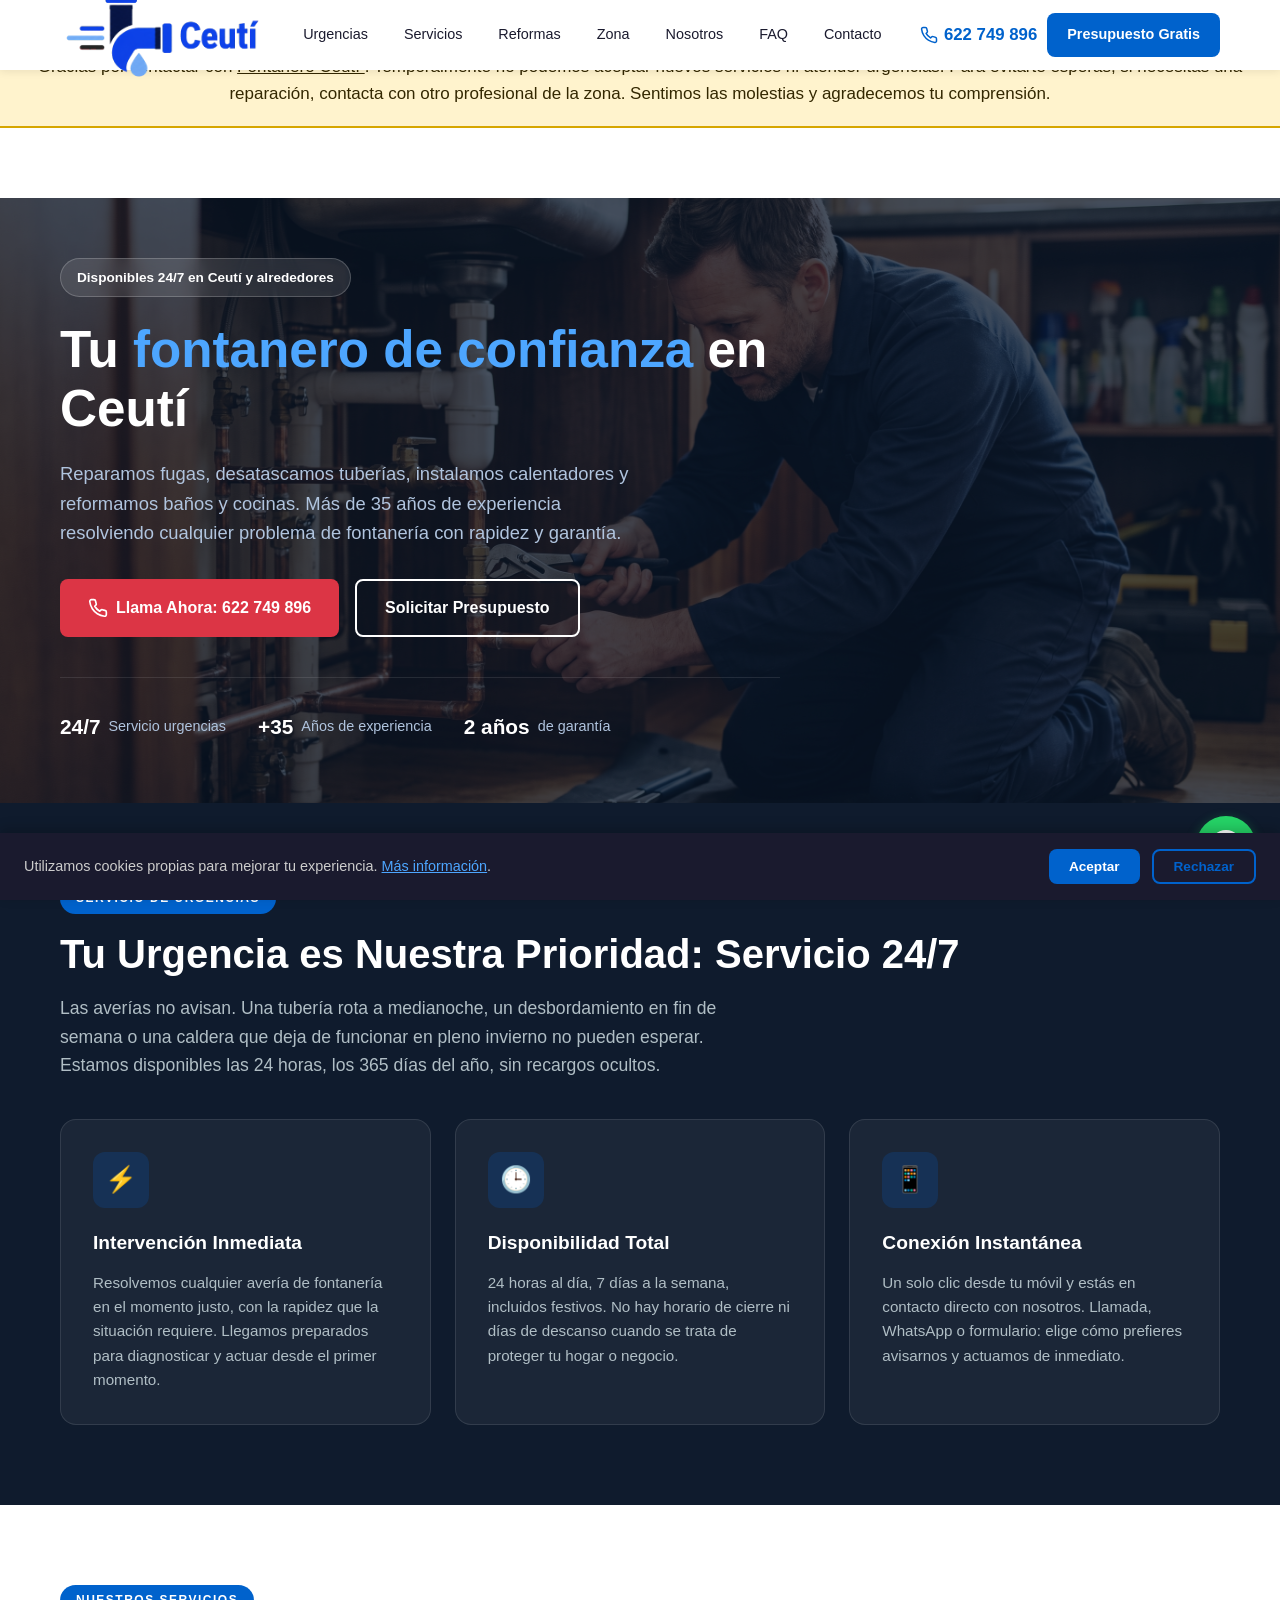
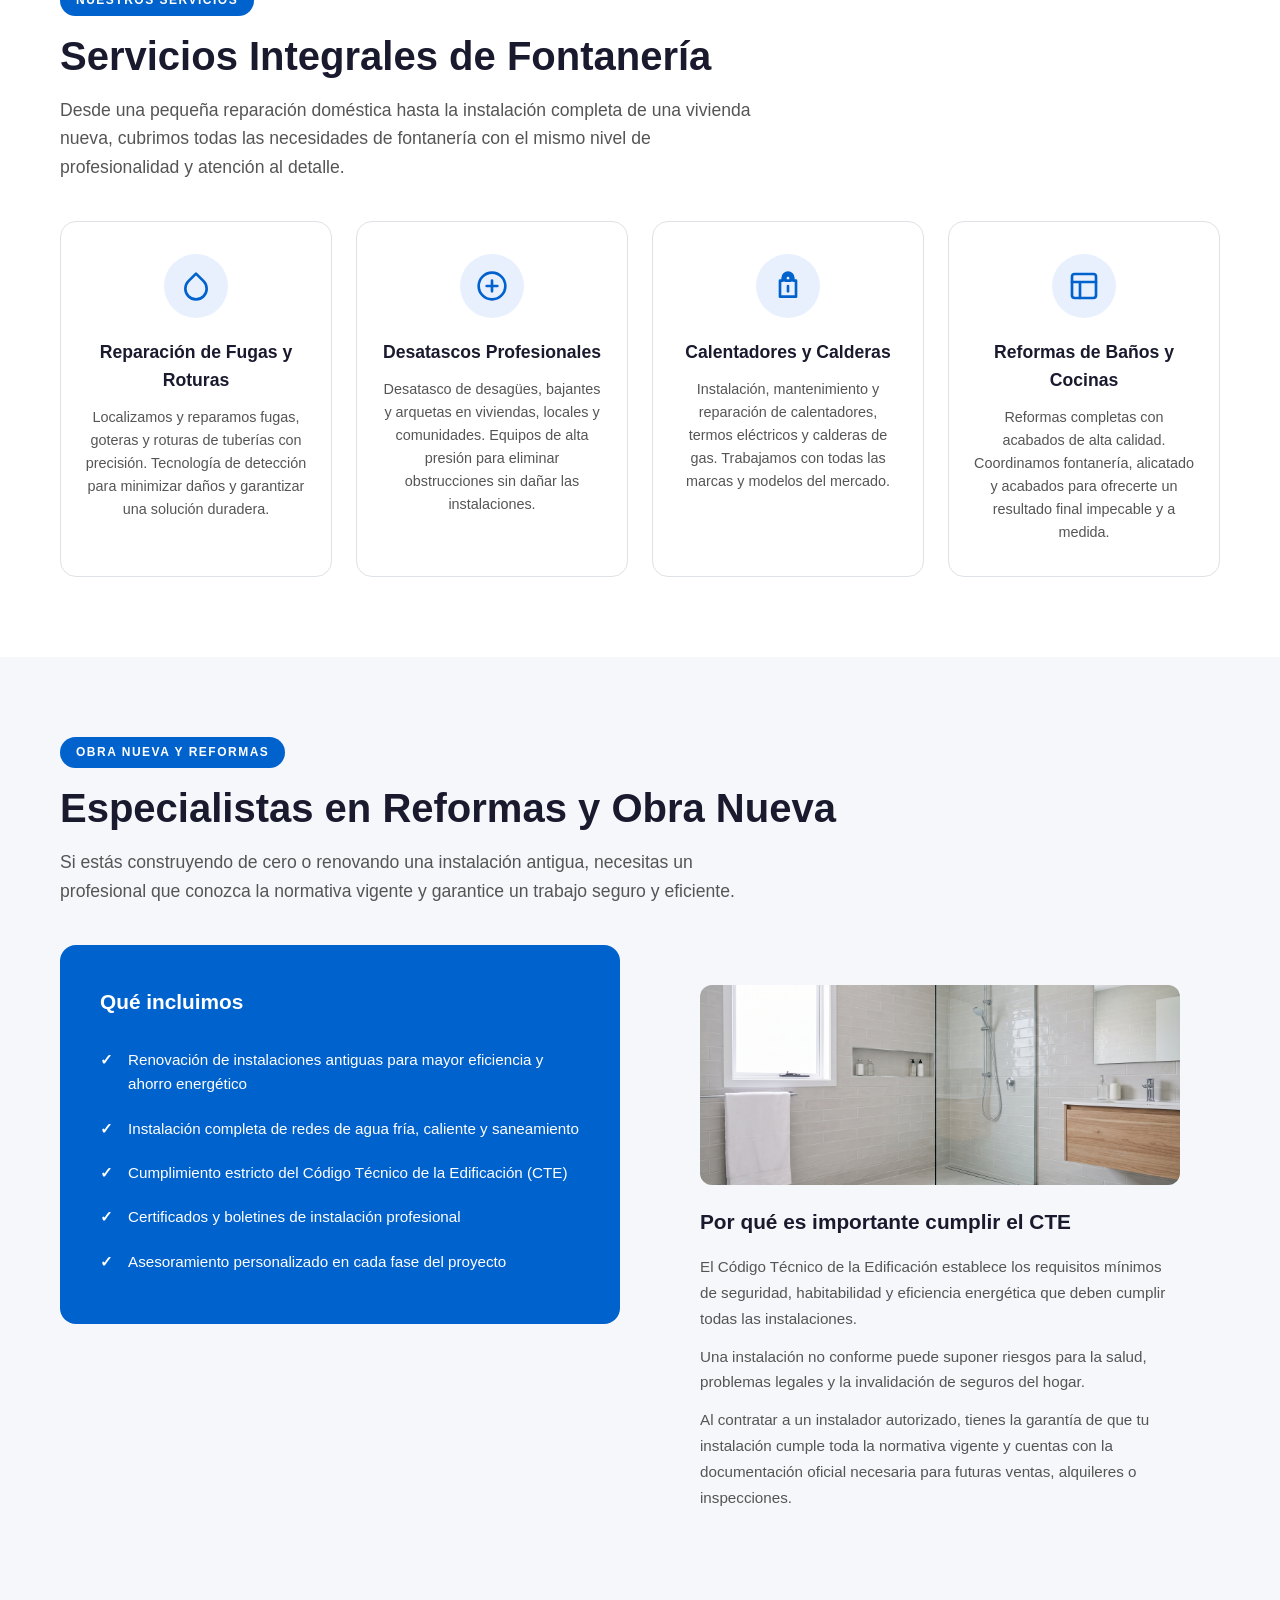
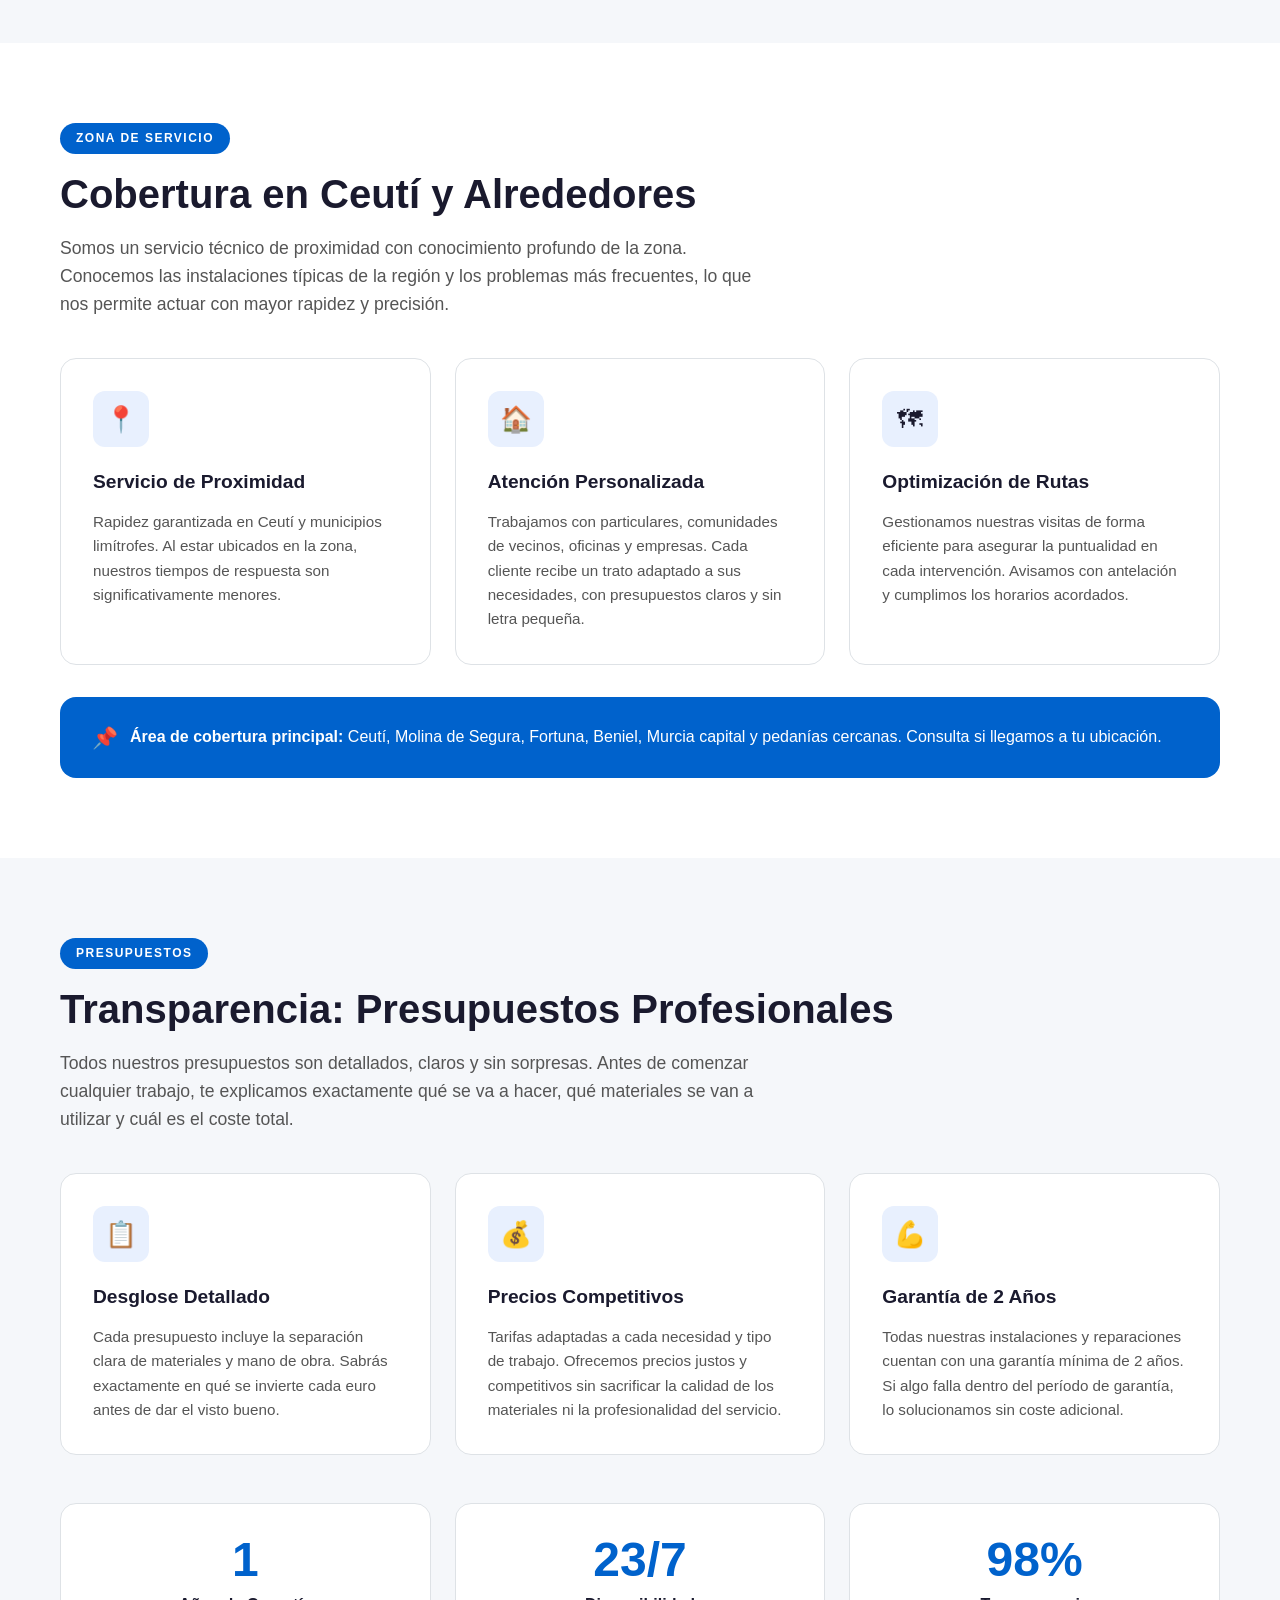
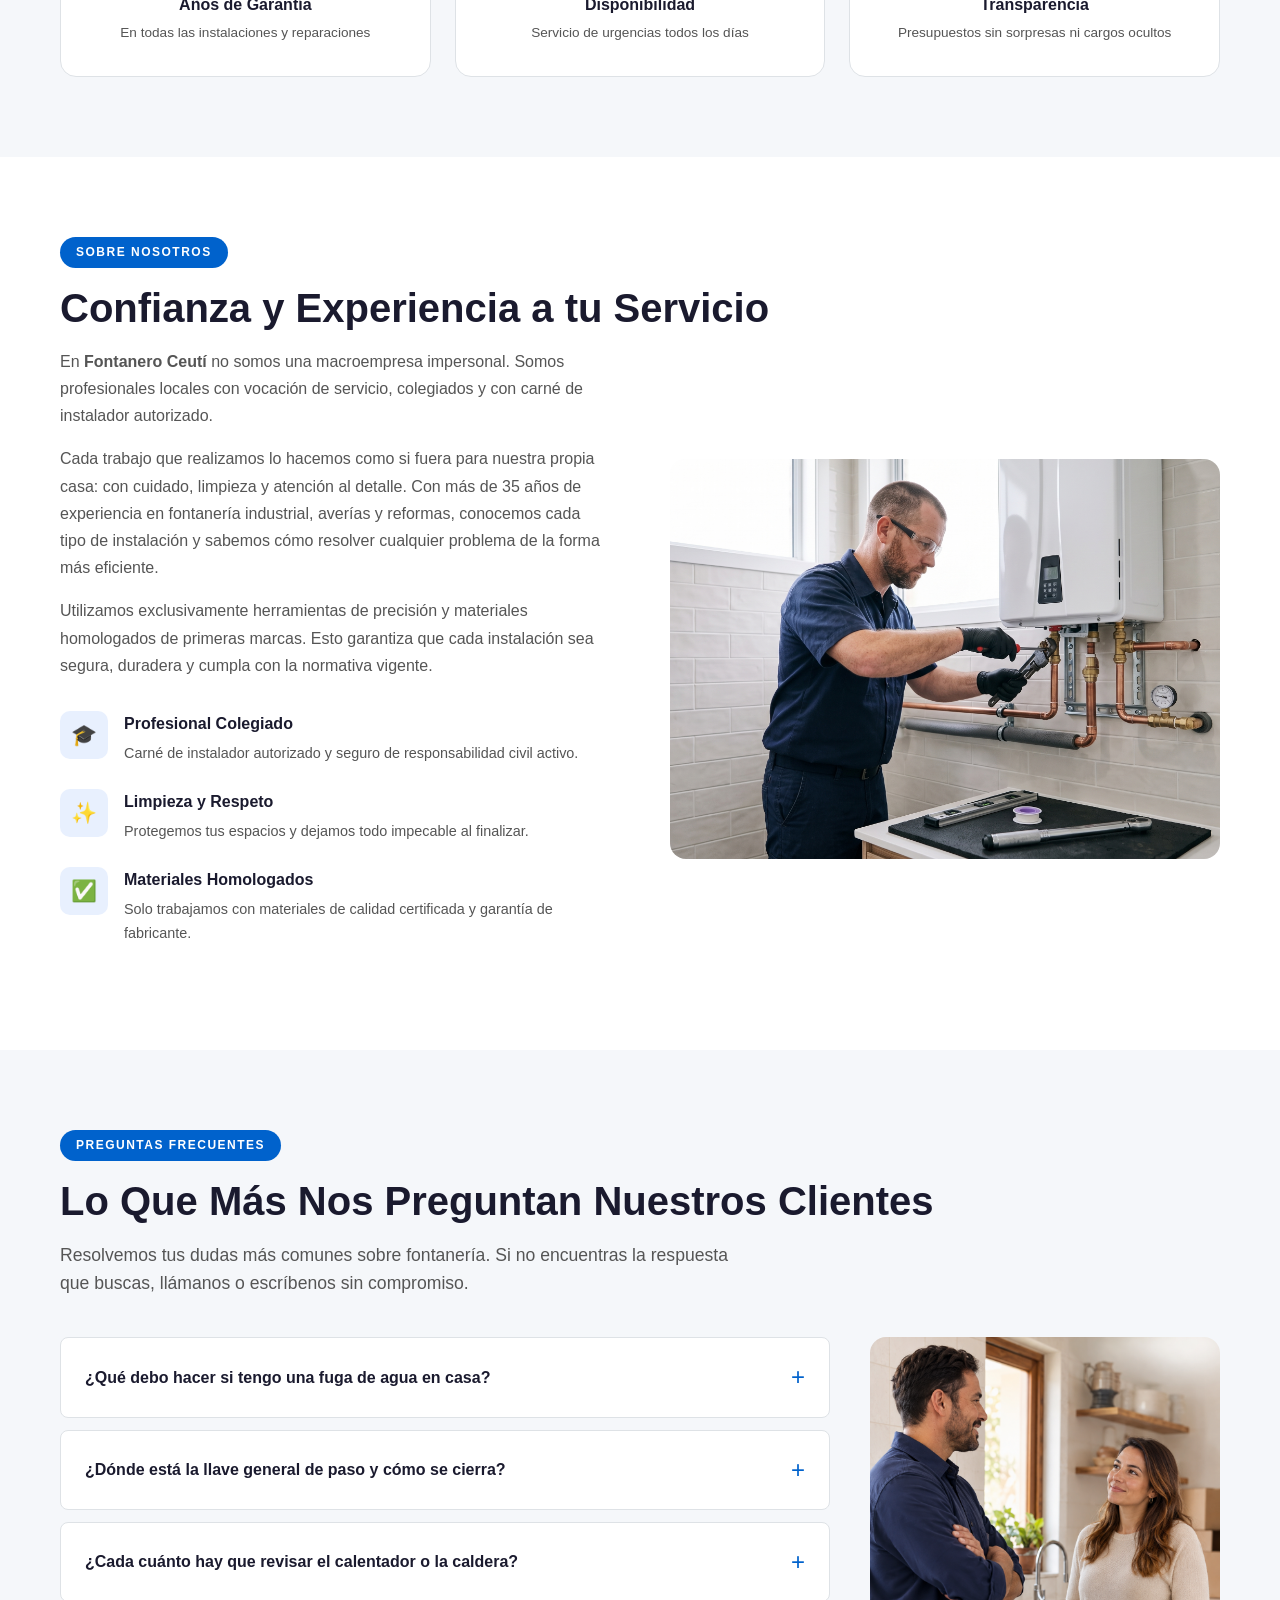
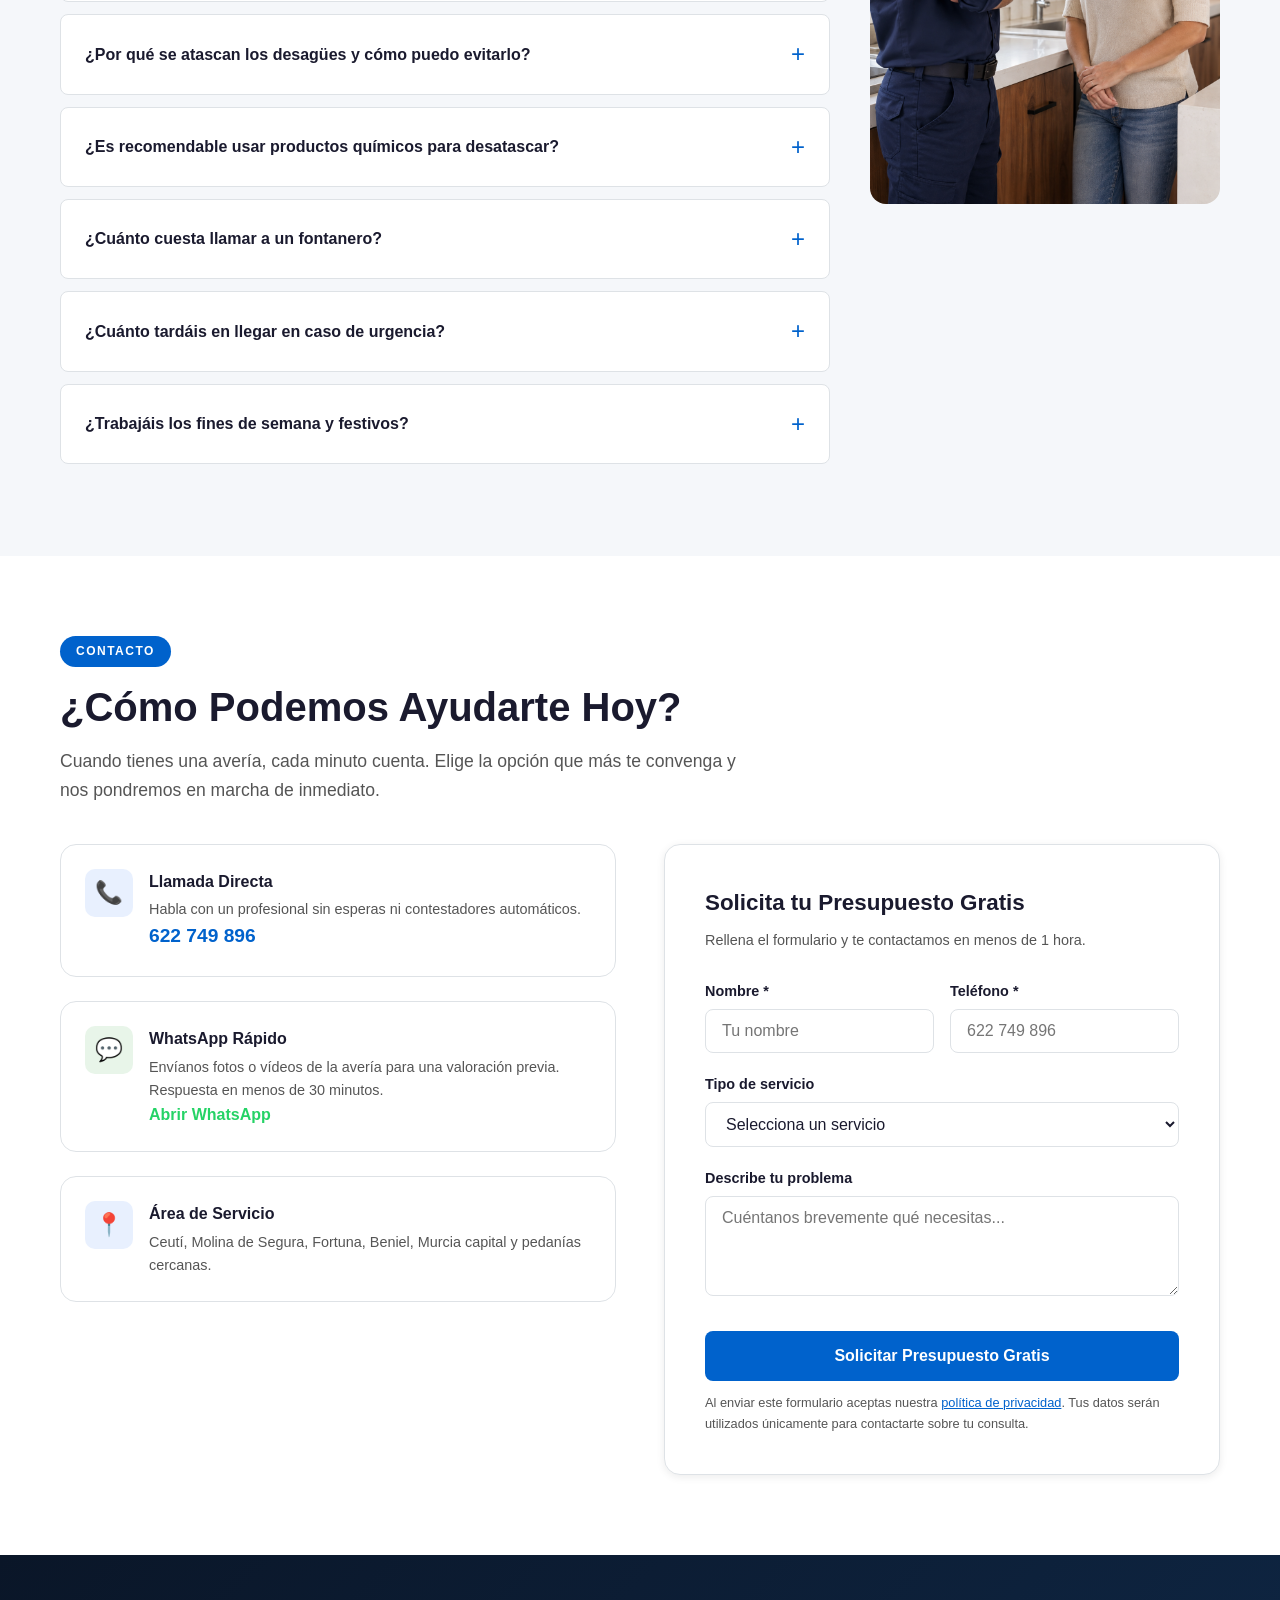
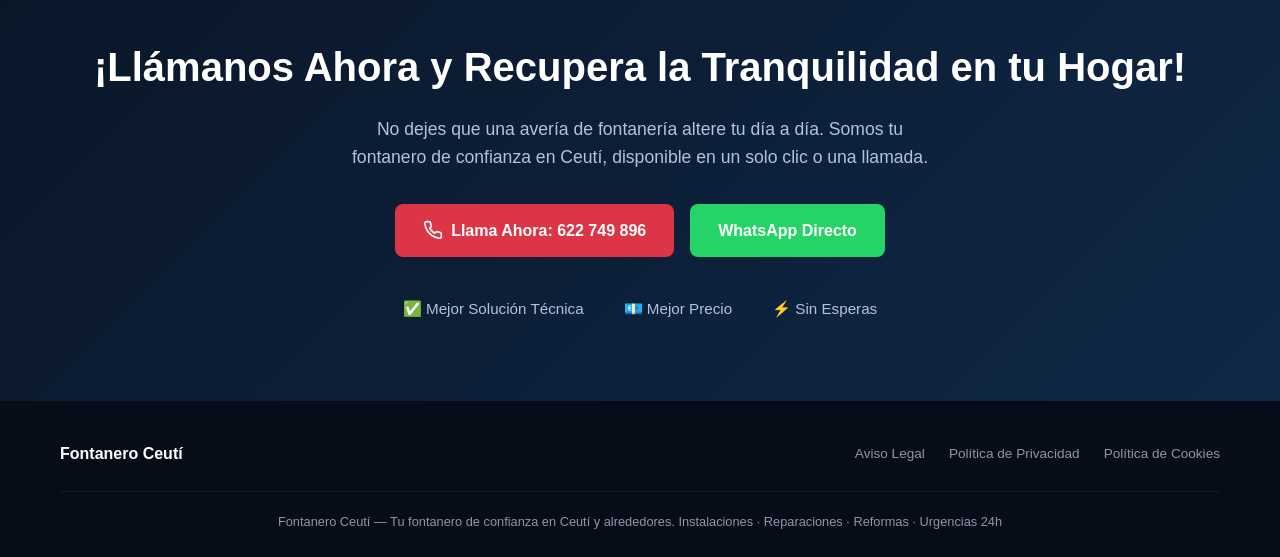
<file: index.html>
<!DOCTYPE html>
<html lang="es">
<head>
  <meta charset="UTF-8">
  <meta name="viewport" content="width=device-width, initial-scale=1.0">
  <title>Fontanero Ceuti | Urgencias 24h, Reparaciones y Reformas en Ceuti</title>
  <meta name="description" content="Fontanero en Ceutí disponible 24 horas. Reparación de fugas, desatascos, calentadores, reformas de baños y cocinas. Presupuesto sin compromiso. Llama al 622 749 896.">
  <meta name="keywords" content="fontanero ceutí, fontanero urgente ceutí, desatascos ceutí, reparación fugas ceutí, fontanero molina de segura, fontanero 24 horas murcia">
  <meta name="author" content="Fontanero Ceuti">
  <meta name="robots" content="index, follow">
  <link rel="canonical" href="https://fontaneroceuti.es/">

  <!-- Open Graph -->
  <meta property="og:title" content="Fontanero Ceuti - Urgencias 24h, Reparaciones y Reformas">
  <meta property="og:description" content="Tu fontanero de confianza en Ceuti y alrededores. Servicio 24/7, presupuesto sin compromiso.">
  <meta property="og:type" content="website">
  <meta property="og:url" content="https://fontaneroceuti.es/">
  <meta property="og:locale" content="es_ES">

  <!-- Favicons -->
  <link rel="icon" type="image/png" sizes="32x32" href="favicon-32x32.png">
  <link rel="icon" type="image/png" sizes="192x192" href="favicon-192x192.png">
  <link rel="apple-touch-icon" sizes="180x180" href="apple-touch-icon.png">

  <!-- Estilos -->
  <link rel="stylesheet" href="css/styles.css">

  <!-- Schema.org LocalBusiness -->
  <script type="application/ld+json">
  {
    "@context": "https://schema.org",
    "@type": "Plumber",
    "name": "Fontanero Ceuti",
    "description": "Servicio profesional de fontanería en Ceutí y alrededores. Urgencias 24h, reparaciones, desatascos, calentadores y reformas.",
    "url": "https://fontaneroceuti.es",
    "telephone": "+34622749896",
    "address": {
      "@type": "PostalAddress",
      "addressLocality": "Ceuti",
      "addressRegion": "Murcia",
      "addressCountry": "ES"
    },
    "areaServed": [
      { "@type": "City", "name": "Ceutí" },
      { "@type": "City", "name": "Molina de Segura" },
      { "@type": "City", "name": "Fortuna" },
      { "@type": "City", "name": "Beniel" },
      { "@type": "City", "name": "Murcia" }
    ],
    "openingHours": "Mo-Su 00:00-23:59",
    "priceRange": "$$",
    "sameAs": []
  }
  </script>
  <script type="application/ld+json">
  {
    "@context": "https://schema.org",
    "@type": "FAQPage",
    "mainEntity": [
      {
        "@type": "Question",
        "name": "¿Qué debo hacer si tengo una fuga de agua en casa?",
        "acceptedAnswer": {
          "@type": "Answer",
          "text": "Lo primero y más importante: cierra la llave general de paso para cortar el suministro de agua y evitar que el daño se extienda. Después, intenta recoger el agua con cubos o toallas para proteger muebles y suelos. No intentes reparar la tubería tú mismo si no tienes experiencia. Llama al 622 749 896 y acudiremos lo antes posible."
        }
      },
      {
        "@type": "Question",
        "name": "¿Dónde está la llave general de paso y cómo se cierra?",
        "acceptedAnswer": {
          "@type": "Answer",
          "text": "La llave general de paso suele estar en la entrada de la vivienda, dentro de un armario de contadores, en la cocina o en el baño principal. En viviendas antiguas puede estar en la fachada exterior. Para cerrarla, gírala en el sentido de las agujas del reloj hasta que no gire más. Prueba a abrirla y cerrarla de vez en cuando para que no se agarrote."
        }
      },
      {
        "@type": "Question",
        "name": "¿Cada cuánto hay que revisar el calentador o la caldera?",
        "acceptedAnswer": {
          "@type": "Answer",
          "text": "Se recomienda hacer una revisión anual, especialmente antes del invierno. Esto incluye comprobar la llama, limpiar el quemador, verificar el tiro de gases y revisar el estado del ánodo de magnesio en termos eléctricos. Un mantenimiento regular alarga la vida útil del aparato y garantiza tu seguridad."
        }
      },
      {
        "@type": "Question",
        "name": "¿Por qué se atascan los desagües y cómo puedo evitarlo?",
        "acceptedAnswer": {
          "@type": "Answer",
          "text": "Los atascos más comunes se producen por acumulación de grasa, restos de comida, pelo y jabón. Para prevenirlos: usa rejillas en los desagües, nunca tires grasa por el fregadero y de vez en cuando vierte agua muy caliente por los desagües para disolver la grasa acumulada."
        }
      },
      {
        "@type": "Question",
        "name": "¿Es recomendable usar productos químicos para desatascar?",
        "acceptedAnswer": {
          "@type": "Answer",
          "text": "No lo recomendamos. Los desatascadores químicos son agresivos y pueden dañar las tuberías, especialmente las de PVC y las juntas de goma. Como alternativa casera, puedes probar con bicarbonato y vinagre seguida de agua caliente. Si el problema persiste, llama a un profesional."
        }
      },
      {
        "@type": "Question",
        "name": "¿Cuánto cuesta llamar a un fontanero?",
        "acceptedAnswer": {
          "@type": "Answer",
          "text": "El coste depende del tipo de trabajo, los materiales necesarios y la urgencia. En Fontanero Ceutí ofrecemos presupuestos sin compromiso antes de empezar cualquier intervención, con desglose detallado de mano de obra y materiales. No tenemos cargos ocultos ni sorpresas."
        }
      },
      {
        "@type": "Question",
        "name": "¿Cuánto tardáis en llegar en caso de urgencia?",
        "acceptedAnswer": {
          "@type": "Answer",
          "text": "Al ser un servicio local de Ceutí, nuestros tiempos de respuesta son muy cortos. En situaciones de urgencia dentro de Ceutí y localidades cercanas como Molina de Segura, nos desplazamos lo más rápido posible. Mientras llegamos, te guiaremos por teléfono para minimizar los daños."
        }
      },
      {
        "@type": "Question",
        "name": "¿Trabajáis los fines de semana y festivos?",
        "acceptedAnswer": {
          "@type": "Answer",
          "text": "Sí, estamos disponibles los 365 días del año, incluidos fines de semana y festivos. Las averías no entienden de horarios, y nosotros tampoco. Nuestro servicio de urgencias funciona las 24 horas."
        }
      }
    ]
  }
  </script>
</head>
<body>
<body>

  <div role="note" style="
    background: #fff3cd;
    color: #332701;
    border-bottom: 2px solid #d6a600;
    padding: 18px;
    text-align: center;
    font-family: Arial, sans-serif;
    font-size: 17px;
    line-height: 1.6;
  ">
    <strong>Aviso: servicio temporalmente no disponible</strong>

    <p style="margin: 8px 0 0;">
      Gracias por contactar con
      <a href="/" style="color: #332701; text-decoration: underline;">
        Fontanero Ceutí
      </a>.
      Temporalmente no podemos aceptar nuevos servicios ni atender
      urgencias. Para evitarte esperas, si necesitas una reparación,
      contacta con otro profesional de la zona.
      Sentimos las molestias y agradecemos tu comprensión.
    </p>
  </div>
  <!-- ========== HEADER ========== -->
  <header class="header" id="header">
    <div class="header__inner">
      <a href="#inicio" class="header__logo">
        <img
          src="logo-fontanero-ceuti.png"
          alt="Fontanero Ceutí"
          width="1678"
          height="453"
          style="display:block;width:clamp(155px,16vw,205px);height:auto;"
        >
      </a>

      <nav class="nav" id="nav">
        <a href="#urgencias" class="nav__link">Urgencias</a>
        <a href="#servicios" class="nav__link">Servicios</a>
        <a href="#obra-nueva" class="nav__link">Reformas</a>
        <a href="#cobertura" class="nav__link">Zona</a>
        <a href="#nosotros" class="nav__link">Nosotros</a>
        <a href="#faq" class="nav__link">FAQ</a>
        <a href="#contacto" class="nav__link">Contacto</a>
      </nav>

      <div class="header__cta">
        <a href="tel:+34622749896" class="header__phone">
          <svg width="18" height="18" viewBox="0 0 24 24" fill="none" stroke="currentColor" stroke-width="2" stroke-linecap="round" stroke-linejoin="round"><path d="M22 16.92v3a2 2 0 0 1-2.18 2 19.79 19.79 0 0 1-8.63-3.07 19.5 19.5 0 0 1-6-6A19.79 19.79 0 0 1 2.12 4.18 2 2 0 0 1 4.11 2h3a2 2 0 0 1 2 1.72c.127.96.361 1.903.7 2.81a2 2 0 0 1-.45 2.11L8.09 9.91a16 16 0 0 0 6 6l1.27-1.27a2 2 0 0 1 2.11-.45c.907.339 1.85.573 2.81.7A2 2 0 0 1 22 16.92z"/></svg>
          622 749 896
        </a>
        <a href="#contacto" class="btn btn--primary" style="padding:10px 20px;font-size:0.9rem;">Presupuesto Gratis</a>
      </div>

      <button class="menu-toggle" id="menuToggle" aria-label="Menu">
        <span></span><span></span><span></span>
      </button>
    </div>
  </header>

  <!-- ========== HERO ========== -->
  <section class="hero" id="inicio">
    <div class="container">
      <div class="hero__content">
        <div class="hero__badge">Disponibles 24/7 en Ceutí y alrededores</div>
        <h1 class="hero__title">
          Tu <span>fontanero de confianza</span> en Ceutí
        </h1>
        <p class="hero__text">
          Reparamos fugas, desatascamos tuberías, instalamos calentadores y reformamos baños y cocinas. Más de 35 años de experiencia resolviendo cualquier problema de fontanería con rapidez y garantía.
        </p>
        <div class="hero__buttons">
          <a href="tel:+34622749896" class="btn btn--urgent">
            <svg width="20" height="20" viewBox="0 0 24 24" fill="none" stroke="currentColor" stroke-width="2" stroke-linecap="round" stroke-linejoin="round"><path d="M22 16.92v3a2 2 0 0 1-2.18 2 19.79 19.79 0 0 1-8.63-3.07 19.5 19.5 0 0 1-6-6A19.79 19.79 0 0 1 2.12 4.18 2 2 0 0 1 4.11 2h3a2 2 0 0 1 2 1.72c.127.96.361 1.903.7 2.81a2 2 0 0 1-.45 2.11L8.09 9.91a16 16 0 0 0 6 6l1.27-1.27a2 2 0 0 1 2.11-.45c.907.339 1.85.573 2.81.7A2 2 0 0 1 22 16.92z"/></svg>
            Llama Ahora: 622 749 896
          </a>
          <a href="#contacto" class="btn btn--outline" style="border-color:#fff;color:#fff;">
            Solicitar Presupuesto
          </a>
        </div>
        <div class="hero__trust">
          <div class="hero__trust-item">
            <strong>24/7</strong> Servicio urgencias
          </div>
          <div class="hero__trust-item">
            <strong>+35</strong> Años de experiencia
          </div>
          <div class="hero__trust-item">
            <strong>2 años</strong> de garantía
          </div>
        </div>
      </div>
    </div>
  </section>

  <!-- ========== URGENCIAS ========== -->
  <section class="section section--dark" id="urgencias">
    <div class="container">
      <span class="section__badge">Servicio de Urgencias</span>
      <h2 class="section__title fade-in">Tu Urgencia es Nuestra Prioridad: Servicio 24/7</h2>
      <p class="section__subtitle fade-in">
        Las averías no avisan. Una tubería rota a medianoche, un desbordamiento en fin de semana o una caldera que deja de funcionar en pleno invierno no pueden esperar. Estamos disponibles las 24 horas, los 365 días del año, sin recargos ocultos.
      </p>
      <div class="cards-grid fade-in">
        <div class="card">
          <div class="card__icon">&#9889;</div>
          <h3 class="card__title">Intervención Inmediata</h3>
          <p class="card__text">Resolvemos cualquier avería de fontanería en el momento justo, con la rapidez que la situación requiere. Llegamos preparados para diagnosticar y actuar desde el primer momento.</p>
        </div>
        <div class="card">
          <div class="card__icon">&#128338;</div>
          <h3 class="card__title">Disponibilidad Total</h3>
          <p class="card__text">24 horas al día, 7 días a la semana, incluidos festivos. No hay horario de cierre ni días de descanso cuando se trata de proteger tu hogar o negocio.</p>
        </div>
        <div class="card">
          <div class="card__icon">&#128241;</div>
          <h3 class="card__title">Conexión Instantánea</h3>
          <p class="card__text">Un solo clic desde tu móvil y estás en contacto directo con nosotros. Llamada, WhatsApp o formulario: elige cómo prefieres avisarnos y actuamos de inmediato.</p>
        </div>
      </div>
    </div>
  </section>

  <!-- ========== SERVICIOS ========== -->
  <section class="section" id="servicios">
    <div class="container">
      <span class="section__badge">Nuestros Servicios</span>
      <h2 class="section__title fade-in">Servicios Integrales de Fontanería</h2>
      <p class="section__subtitle fade-in">
        Desde una pequeña reparación doméstica hasta la instalación completa de una vivienda nueva, cubrimos todas las necesidades de fontanería con el mismo nivel de profesionalidad y atención al detalle.
      </p>
      <div class="services-grid fade-in">
        <div class="service-card">
          <div class="service-card__icon">
            <svg width="32" height="32" viewBox="0 0 24 24" fill="none" stroke="#0062cc" stroke-width="2" stroke-linecap="round" stroke-linejoin="round"><path d="M12 2.69l5.66 5.66a8 8 0 1 1-11.31 0z"/></svg>
          </div>
          <h3 class="service-card__title">Reparación de Fugas y Roturas</h3>
          <p class="service-card__text">Localizamos y reparamos fugas, goteras y roturas de tuberías con precisión. Tecnología de detección para minimizar daños y garantizar una solución duradera.</p>
        </div>
        <div class="service-card">
          <div class="service-card__icon">
            <svg width="32" height="32" viewBox="0 0 24 24" fill="none" stroke="#0062cc" stroke-width="2" stroke-linecap="round" stroke-linejoin="round"><circle cx="12" cy="12" r="10"/><path d="M8 12h8M12 8v8"/></svg>
          </div>
          <h3 class="service-card__title">Desatascos Profesionales</h3>
          <p class="service-card__text">Desatasco de desagües, bajantes y arquetas en viviendas, locales y comunidades. Equipos de alta presión para eliminar obstrucciones sin dañar las instalaciones.</p>
        </div>
        <div class="service-card">
          <div class="service-card__icon">
            <svg width="32" height="32" viewBox="0 0 24 24" fill="none" stroke="#0062cc" stroke-width="2" stroke-linecap="round" stroke-linejoin="round"><path d="M12 2a4 4 0 0 0-4 4v2H6v12h12V8h-2V6a4 4 0 0 0-4-4zm0 2a2 2 0 0 1 2 2v2h-4V6a2 2 0 0 1 2-2z"/><line x1="12" y1="12" x2="12" y2="16"/></svg>
          </div>
          <h3 class="service-card__title">Calentadores y Calderas</h3>
          <p class="service-card__text">Instalación, mantenimiento y reparación de calentadores, termos eléctricos y calderas de gas. Trabajamos con todas las marcas y modelos del mercado.</p>
        </div>
        <div class="service-card">
          <div class="service-card__icon">
            <svg width="32" height="32" viewBox="0 0 24 24" fill="none" stroke="#0062cc" stroke-width="2" stroke-linecap="round" stroke-linejoin="round"><rect x="3" y="3" width="18" height="18" rx="2"/><path d="M3 9h18M9 21V9"/></svg>
          </div>
          <h3 class="service-card__title">Reformas de Baños y Cocinas</h3>
          <p class="service-card__text">Reformas completas con acabados de alta calidad. Coordinamos fontanería, alicatado y acabados para ofrecerte un resultado final impecable y a medida.</p>
        </div>
      </div>
    </div>
  </section>

  <!-- ========== OBRA NUEVA Y REFORMAS ========== -->
  <section class="section section--alt" id="obra-nueva">
    <div class="container">
      <span class="section__badge">Obra Nueva y Reformas</span>
      <h2 class="section__title fade-in">Especialistas en Reformas y Obra Nueva</h2>
      <p class="section__subtitle fade-in">
        Si estás construyendo de cero o renovando una instalación antigua, necesitas un profesional que conozca la normativa vigente y garantice un trabajo seguro y eficiente.
      </p>
      <div class="obra-grid fade-in">
        <div class="obra-list">
          <h3>Qué incluimos</h3>
          <ul>
            <li>Renovación de instalaciones antiguas para mayor eficiencia y ahorro energético</li>
            <li>Instalación completa de redes de agua fría, caliente y saneamiento</li>
            <li>Cumplimiento estricto del Código Técnico de la Edificación (CTE)</li>
            <li>Certificados y boletines de instalación profesional</li>
            <li>Asesoramiento personalizado en cada fase del proyecto</li>
          </ul>
        </div>
        <div class="obra-info">
          <img src="img/reforma-bano.jpeg" alt="Baño moderno reformado por fontanero en Ceutí" loading="lazy" class="obra-info__image">
          <h3>Por qué es importante cumplir el CTE</h3>
          <p>El Código Técnico de la Edificación establece los requisitos mínimos de seguridad, habitabilidad y eficiencia energética que deben cumplir todas las instalaciones.</p>
          <p>Una instalación no conforme puede suponer riesgos para la salud, problemas legales y la invalidación de seguros del hogar.</p>
          <p>Al contratar a un instalador autorizado, tienes la garantía de que tu instalación cumple toda la normativa vigente y cuentas con la documentación oficial necesaria para futuras ventas, alquileres o inspecciones.</p>
        </div>
      </div>
    </div>
  </section>

  <!-- ========== ZONA DE COBERTURA ========== -->
  <section class="section" id="cobertura">
    <div class="container">
      <span class="section__badge">Zona de Servicio</span>
      <h2 class="section__title fade-in">Cobertura en Ceutí y Alrededores</h2>
      <p class="section__subtitle fade-in">
        Somos un servicio técnico de proximidad con conocimiento profundo de la zona. Conocemos las instalaciones típicas de la región y los problemas más frecuentes, lo que nos permite actuar con mayor rapidez y precisión.
      </p>
      <div class="cards-grid fade-in">
        <div class="card">
          <div class="card__icon">&#128205;</div>
          <h3 class="card__title">Servicio de Proximidad</h3>
          <p class="card__text">Rapidez garantizada en Ceutí y municipios limítrofes. Al estar ubicados en la zona, nuestros tiempos de respuesta son significativamente menores.</p>
        </div>
        <div class="card">
          <div class="card__icon">&#127968;</div>
          <h3 class="card__title">Atención Personalizada</h3>
          <p class="card__text">Trabajamos con particulares, comunidades de vecinos, oficinas y empresas. Cada cliente recibe un trato adaptado a sus necesidades, con presupuestos claros y sin letra pequeña.</p>
        </div>
        <div class="card">
          <div class="card__icon">&#128506;</div>
          <h3 class="card__title">Optimización de Rutas</h3>
          <p class="card__text">Gestionamos nuestras visitas de forma eficiente para asegurar la puntualidad en cada intervención. Avisamos con antelación y cumplimos los horarios acordados.</p>
        </div>
      </div>
      <div class="coverage-note fade-in">
        <span style="font-size:1.3rem;">&#128204;</span>
        <span><strong>Área de cobertura principal:</strong> Ceutí, Molina de Segura, Fortuna, Beniel, Murcia capital y pedanías cercanas. Consulta si llegamos a tu ubicación.</span>
      </div>
    </div>
  </section>

  <!-- ========== PRESUPUESTOS / STATS ========== -->
  <section class="section section--alt" id="presupuestos">
    <div class="container">
      <span class="section__badge">Presupuestos</span>
      <h2 class="section__title fade-in">Transparencia: Presupuestos Profesionales</h2>
      <p class="section__subtitle fade-in">
        Todos nuestros presupuestos son detallados, claros y sin sorpresas. Antes de comenzar cualquier trabajo, te explicamos exactamente qué se va a hacer, qué materiales se van a utilizar y cuál es el coste total.
      </p>
      <div class="cards-grid fade-in">
        <div class="card">
          <div class="card__icon">&#128203;</div>
          <h3 class="card__title">Desglose Detallado</h3>
          <p class="card__text">Cada presupuesto incluye la separación clara de materiales y mano de obra. Sabrás exactamente en qué se invierte cada euro antes de dar el visto bueno.</p>
        </div>
        <div class="card">
          <div class="card__icon">&#128176;</div>
          <h3 class="card__title">Precios Competitivos</h3>
          <p class="card__text">Tarifas adaptadas a cada necesidad y tipo de trabajo. Ofrecemos precios justos y competitivos sin sacrificar la calidad de los materiales ni la profesionalidad del servicio.</p>
        </div>
        <div class="card">
          <div class="card__icon">&#128170;</div>
          <h3 class="card__title">Garantía de 2 Años</h3>
          <p class="card__text">Todas nuestras instalaciones y reparaciones cuentan con una garantía mínima de 2 años. Si algo falla dentro del período de garantía, lo solucionamos sin coste adicional.</p>
        </div>
      </div>
      <div class="stats fade-in">
        <div class="stat">
          <div class="stat__number" data-target="2" data-suffix="">0</div>
          <div class="stat__label">Años de Garantía</div>
          <div class="stat__desc">En todas las instalaciones y reparaciones</div>
        </div>
        <div class="stat">
          <div class="stat__number" data-target="24" data-suffix="/7">0</div>
          <div class="stat__label">Disponibilidad</div>
          <div class="stat__desc">Servicio de urgencias todos los días</div>
        </div>
        <div class="stat">
          <div class="stat__number" data-target="100" data-suffix="%">0</div>
          <div class="stat__label">Transparencia</div>
          <div class="stat__desc">Presupuestos sin sorpresas ni cargos ocultos</div>
        </div>
      </div>
    </div>
  </section>

  <!-- ========== SOBRE NOSOTROS ========== -->
  <section class="section" id="nosotros">
    <div class="container">
      <span class="section__badge">Sobre Nosotros</span>
      <h2 class="section__title fade-in">Confianza y Experiencia a tu Servicio</h2>
      <div class="about-grid fade-in">
        <div class="about__text">
          <p>En <strong>Fontanero Ceutí</strong> no somos una macroempresa impersonal. Somos profesionales locales con vocación de servicio, colegiados y con carné de instalador autorizado.</p>
          <p>Cada trabajo que realizamos lo hacemos como si fuera para nuestra propia casa: con cuidado, limpieza y atención al detalle. Con más de 35 años de experiencia en fontanería industrial, averías y reformas, conocemos cada tipo de instalación y sabemos cómo resolver cualquier problema de la forma más eficiente.</p>
          <p>Utilizamos exclusivamente herramientas de precisión y materiales homologados de primeras marcas. Esto garantiza que cada instalación sea segura, duradera y cumpla con la normativa vigente.</p>
          <div class="about__features">
            <div class="about__feature">
              <div class="about__feature-icon">&#127891;</div>
              <div>
                <h4>Profesional Colegiado</h4>
                <p>Carné de instalador autorizado y seguro de responsabilidad civil activo.</p>
              </div>
            </div>
            <div class="about__feature">
              <div class="about__feature-icon">&#10024;</div>
              <div>
                <h4>Limpieza y Respeto</h4>
                <p>Protegemos tus espacios y dejamos todo impecable al finalizar.</p>
              </div>
            </div>
            <div class="about__feature">
              <div class="about__feature-icon">&#9989;</div>
              <div>
                <h4>Materiales Homologados</h4>
                <p>Solo trabajamos con materiales de calidad certificada y garantía de fabricante.</p>
              </div>
            </div>
          </div>
        </div>
        <div class="about__image">
          <img src="img/servicio-calentadores.jpeg" alt="Fontanero profesional instalando calentador en Ceutí" loading="lazy">
        </div>
      </div>
    </div>
  </section>

  <!-- ========== PREGUNTAS FRECUENTES ========== -->
  <section class="section section--alt" id="faq">
    <div class="container">
      <span class="section__badge">Preguntas Frecuentes</span>
      <h2 class="section__title fade-in">Lo Que Más Nos Preguntan Nuestros Clientes</h2>
      <p class="section__subtitle fade-in">
        Resolvemos tus dudas más comunes sobre fontanería. Si no encuentras la respuesta que buscas, llámanos o escríbenos sin compromiso.
      </p>
      <div class="faq-grid fade-in">
        <div class="faq-list">
        <details class="faq-item">
          <summary class="faq-item__question">¿Qué debo hacer si tengo una fuga de agua en casa?</summary>
          <div class="faq-item__answer">
            <p>Lo primero y más importante: <strong>cierra la llave general de paso</strong> para cortar el suministro de agua y evitar que el daño se extienda. Después, intenta recoger el agua con cubos o toallas para proteger muebles y suelos. No intentes reparar la tubería tú mismo si no tienes experiencia, ya que podrías empeorar la situación. Llámanos al <a href="tel:+34622749896">622 749 896</a> y acudiremos lo antes posible.</p>
          </div>
        </details>
        <details class="faq-item">
          <summary class="faq-item__question">¿Dónde está la llave general de paso y cómo se cierra?</summary>
          <div class="faq-item__answer">
            <p>La llave general de paso suele estar en la entrada de la vivienda, dentro de un armario de contadores, en la cocina o en el baño principal. En viviendas antiguas puede estar en la fachada exterior o en el cuarto de contadores de la comunidad. Para cerrarla, gírala en el sentido de las agujas del reloj hasta que no gire más. <strong>Consejo importante:</strong> prueba a abrirla y cerrarla de vez en cuando para que no se agarrote. Si no sabes dónde está, llámanos y te ayudamos a localizarla.</p>
          </div>
        </details>
        <details class="faq-item">
          <summary class="faq-item__question">¿Cada cuánto hay que revisar el calentador o la caldera?</summary>
          <div class="faq-item__answer">
            <p>Se recomienda hacer una <strong>revisión anual</strong>, especialmente antes del invierno. Esto incluye comprobar la llama, limpiar el quemador, verificar el tiro de gases y revisar el estado del ánodo de magnesio en termos eléctricos. Un mantenimiento regular alarga la vida útil del aparato, previene averías costosas y, lo más importante, <strong>garantiza tu seguridad</strong> frente a fugas de gas o monóxido de carbono.</p>
          </div>
        </details>
        <details class="faq-item">
          <summary class="faq-item__question">¿Por qué se atascan los desagües y cómo puedo evitarlo?</summary>
          <div class="faq-item__answer">
            <p>Los atascos más comunes se producen por acumulación de <strong>grasa, restos de comida, pelo y jabón</strong> en las tuberías. Para prevenirlos: usa rejillas en los desagües de ducha y fregadero, nunca tires grasa por el fregadero (recógela en un bote y tírala a la basura), y de vez en cuando vierte agua muy caliente por los desagües para disolver la grasa acumulada. Si el atasco persiste, no fuerces: llámanos y lo solucionamos con equipos profesionales sin dañar tus tuberías.</p>
          </div>
        </details>
        <details class="faq-item">
          <summary class="faq-item__question">¿Es recomendable usar productos químicos para desatascar?</summary>
          <div class="faq-item__answer">
            <p><strong>No lo recomendamos.</strong> Los desatascadores químicos son agresivos y pueden dañar las tuberías, especialmente las de PVC y las juntas de goma. Además, si no resuelven el atasco, dificultan el trabajo posterior del fontanero al crear un entorno peligroso con salpicaduras de ácido. Como alternativa casera, puedes probar con una mezcla de bicarbonato y vinagre seguida de agua caliente. Pero si el problema persiste, lo más seguro y efectivo es llamar a un profesional.</p>
          </div>
        </details>
        <details class="faq-item">
          <summary class="faq-item__question">¿Cuánto cuesta llamar a un fontanero?</summary>
          <div class="faq-item__answer">
            <p>El coste depende del tipo de trabajo, los materiales necesarios y la urgencia. En Fontanero Ceutí <strong>ofrecemos presupuestos sin compromiso</strong> antes de empezar cualquier intervención, con desglose detallado de mano de obra y materiales. No tenemos cargos ocultos ni sorpresas. Llámanos al <a href="tel:+34622749896">622 749 896</a> o rellena nuestro <a href="#contacto">formulario de contacto</a> para una valoración personalizada.</p>
          </div>
        </details>
        <details class="faq-item">
          <summary class="faq-item__question">¿Cuánto tardáis en llegar en caso de urgencia?</summary>
          <div class="faq-item__answer">
            <p>Al ser un servicio local de Ceutí, nuestros <strong>tiempos de respuesta son muy cortos</strong>. En situaciones de urgencia dentro de Ceutí y localidades cercanas como Molina de Segura, nos desplazamos lo más rápido posible. Llámanos al <a href="tel:+34622749896">622 749 896</a> y mientras llegamos, te guiaremos por teléfono para que puedas tomar las primeras medidas y minimizar los daños.</p>
          </div>
        </details>
        <details class="faq-item">
          <summary class="faq-item__question">¿Trabajáis los fines de semana y festivos?</summary>
          <div class="faq-item__answer">
            <p><strong>Sí, estamos disponibles los 365 días del año</strong>, incluidos fines de semana y festivos. Las averías no entienden de horarios, y nosotros tampoco. Nuestro servicio de urgencias funciona las 24 horas, así que puedes llamarnos cuando lo necesites sin importar el día o la hora.</p>
          </div>
        </details>
        </div>
        <div class="faq-image">
          <img src="img/faq-fontanero.png" alt="Fontanero asesorando a clienta en su cocina en Ceutí" loading="lazy">
        </div>
      </div>
    </div>
  </section>

  <!-- ========== CONTACTO ========== -->
  <section class="section" id="contacto">
    <div class="container">
      <span class="section__badge">Contacto</span>
      <h2 class="section__title fade-in">¿Cómo Podemos Ayudarte Hoy?</h2>
      <p class="section__subtitle fade-in">
        Cuando tienes una avería, cada minuto cuenta. Elige la opción que más te convenga y nos pondremos en marcha de inmediato.
      </p>
      <div class="contact-grid fade-in">

        <!-- Metodos de contacto -->
        <div class="contact-methods">
          <a href="tel:+34622749896" class="contact-method" style="text-decoration:none;color:inherit;">
            <div class="contact-method__icon">&#128222;</div>
            <div>
              <h4>Llamada Directa</h4>
              <p>Habla con un profesional sin esperas ni contestadores automáticos.</p>
              <span style="color:#0062cc;font-weight:700;font-size:1.2rem;">622 749 896</span>
            </div>
          </a>
          <a href="https://wa.me/34622749896?text=Hola%2C%20necesito%20un%20fontanero.%20%C2%BFPueden%20ayudarme%3F" target="_blank" rel="noopener" class="contact-method" style="text-decoration:none;color:inherit;">
            <div class="contact-method__icon" style="background:#e8f5e9;">&#128172;</div>
            <div>
              <h4>WhatsApp Rápido</h4>
              <p>Envíanos fotos o vídeos de la avería para una valoración previa. Respuesta en menos de 30 minutos.</p>
              <span style="color:#25d366;font-weight:700;">Abrir WhatsApp</span>
            </div>
          </a>
          <div class="contact-method">
            <div class="contact-method__icon">&#128205;</div>
            <div>
              <h4>Área de Servicio</h4>
              <p>Ceutí, Molina de Segura, Fortuna, Beniel, Murcia capital y pedanías cercanas.</p>
            </div>
          </div>
        </div>

        <!-- Formulario -->
        <form class="form" id="formspreeContactForm" name="contacto" method="POST" action="https://formspree.io/f/xaewodqn">
          <div class="form__fields">
            <h3 class="form__title">Solicita tu Presupuesto Gratis</h3>
            <p class="form__subtitle">Rellena el formulario y te contactamos en menos de 1 hora.</p>

            <div class="form__row">
              <div class="form__group">
                <label class="form__label" for="nombre">Nombre *</label>
                <input class="form__input" type="text" id="nombre" name="nombre" placeholder="Tu nombre" required>
                <span class="form__error">Este campo es obligatorio</span>
              </div>
              <div class="form__group">
                <label class="form__label" for="telefono">Teléfono *</label>
                <input class="form__input" type="tel" id="telefono" name="telefono" placeholder="622 749 896" pattern="(?:\+34\s?)?[6-9](?:\s?\d){8}" title="Introduce un teléfono español válido" required>
                <span class="form__error">Introduce un teléfono válido</span>
              </div>
            </div>

            <div class="form__group">
              <label class="form__label" for="servicio">Tipo de servicio</label>
              <select class="form__select" id="servicio" name="servicio">
                <option value="">Selecciona un servicio</option>
                <option value="Urgencia / Avería">Urgencia / Avería</option>
                <option value="Reparación de fugas">Reparación de fugas</option>
                <option value="Desatasco">Desatasco</option>
                <option value="Calentador / Caldera">Calentador / Caldera</option>
                <option value="Reforma baño o cocina">Reforma de baño o cocina</option>
                <option value="Obra nueva / Instalación">Obra nueva / Instalación</option>
                <option value="Otro">Otro</option>
              </select>
            </div>

            <div class="form__group">
              <label class="form__label" for="mensaje">Describe tu problema</label>
              <textarea class="form__textarea" id="mensaje" name="mensaje" placeholder="Cuéntanos brevemente qué necesitas..."></textarea>
            </div>

            <button type="submit" class="btn btn--primary btn--large form__submit" style="width:100%;justify-content:center;padding:16px;">
              Solicitar Presupuesto Gratis
            </button>

            <p class="form__privacy">
              Al enviar este formulario aceptas nuestra <a href="legal.html#privacidad">política de privacidad</a>. Tus datos serán utilizados únicamente para contactarte sobre tu consulta.
            </p>
          </div>

          <!-- Mensaje de exito -->
          <div class="form__success">
            <div class="form__success-icon">&#9989;</div>
            <h3>Solicitud Enviada Correctamente</h3>
            <p>Nos pondremos en contacto contigo en breve. Si es urgente, puedes llamarnos o escribirnos por WhatsApp:</p>
            <div style="display:flex;gap:12px;justify-content:center;margin-top:20px;flex-wrap:wrap;">
              <a href="tel:+34622749896" class="btn btn--primary">Llamar Ahora</a>
              <a href="https://wa.me/34622749896" target="_blank" rel="noopener" class="btn btn--whatsapp form__success-wa">WhatsApp</a>
            </div>
          </div>
        </form>

      </div>
    </div>
  </section>

  <!-- ========== CTA FINAL ========== -->
  <section class="cta-final">
    <div class="container">
      <h2 class="cta-final__title fade-in">¡Llámanos Ahora y Recupera la Tranquilidad en tu Hogar!</h2>
      <p class="cta-final__text fade-in">
        No dejes que una avería de fontanería altere tu día a día. Somos tu fontanero de confianza en Ceutí, disponible en un solo clic o una llamada.
      </p>
      <div class="cta-final__buttons fade-in">
        <a href="tel:+34622749896" class="btn btn--urgent">
          <svg width="20" height="20" viewBox="0 0 24 24" fill="none" stroke="currentColor" stroke-width="2" stroke-linecap="round" stroke-linejoin="round"><path d="M22 16.92v3a2 2 0 0 1-2.18 2 19.79 19.79 0 0 1-8.63-3.07 19.5 19.5 0 0 1-6-6A19.79 19.79 0 0 1 2.12 4.18 2 2 0 0 1 4.11 2h3a2 2 0 0 1 2 1.72c.127.96.361 1.903.7 2.81a2 2 0 0 1-.45 2.11L8.09 9.91a16 16 0 0 0 6 6l1.27-1.27a2 2 0 0 1 2.11-.45c.907.339 1.85.573 2.81.7A2 2 0 0 1 22 16.92z"/></svg>
          Llama Ahora: 622 749 896
        </a>
        <a href="https://wa.me/34622749896?text=Hola%2C%20necesito%20un%20fontanero.%20%C2%BFPueden%20ayudarme%3F" target="_blank" rel="noopener" class="btn btn--whatsapp">
          WhatsApp Directo
        </a>
      </div>
      <div class="cta-final__features fade-in">
        <div class="cta-final__feature">&#9989; Mejor Solución Técnica</div>
        <div class="cta-final__feature">&#128182; Mejor Precio</div>
        <div class="cta-final__feature">&#9889; Sin Esperas</div>
      </div>
    </div>
  </section>

  <!-- ========== FOOTER ========== -->
  <footer class="footer">
    <div class="container">
      <div class="footer__inner">
        <div class="footer__brand">Fontanero Ceutí</div>
        <div class="footer__links">
          <a href="legal.html#aviso-legal">Aviso Legal</a>
          <a href="legal.html#privacidad">Política de Privacidad</a>
          <a href="legal.html#cookies">Política de Cookies</a>
        </div>
      </div>
      <div class="footer__copy">
        Fontanero Ceutí &mdash; Tu fontanero de confianza en Ceutí y alrededores. Instalaciones &middot; Reparaciones &middot; Reformas &middot; Urgencias 24h
      </div>
    </div>
  </footer>

  <!-- ========== WHATSAPP FLOTANTE ========== -->
  <a href="https://wa.me/34622749896?text=Hola%2C%20necesito%20un%20fontanero.%20%C2%BFPueden%20ayudarme%3F" target="_blank" rel="noopener" class="whatsapp-float" aria-label="Contactar por WhatsApp">
    <svg viewBox="0 0 32 32" xmlns="http://www.w3.org/2000/svg"><path d="M16.004 0h-.008C7.174 0 0 7.176 0 16.004c0 3.5 1.128 6.744 3.046 9.378L1.054 31.29l6.118-1.958A15.9 15.9 0 0 0 16.004 32C24.826 32 32 24.826 32 16.004S24.826 0 16.004 0zm9.332 22.584c-.39 1.1-1.932 2.014-3.168 2.282-.846.18-1.95.324-5.67-1.218-4.762-1.972-7.826-6.796-8.064-7.112-.23-.316-1.932-2.572-1.932-4.904s1.222-3.478 1.656-3.956c.434-.478.948-.598 1.264-.598.316 0 .632.002.908.016.292.014.682-.11 1.068.814.39.94 1.326 3.232 1.44 3.466.116.234.194.506.04.814-.156.316-.234.512-.468.788-.234.278-.49.62-.702.832-.234.234-.478.488-.206.96.272.468 1.212 2 2.602 3.24 1.786 1.592 3.292 2.084 3.76 2.318.468.234.742.194 1.014-.116.278-.316 1.186-1.378 1.502-1.852.316-.468.632-.39 1.068-.234.434.156 2.762 1.302 3.234 1.54.468.234.782.352.898.546.116.196.116 1.126-.274 2.224z"/></svg>
  </a>

  <!-- ========== COOKIE BANNER ========== -->
  <div class="cookie-banner" id="cookieBanner">
    <p>Utilizamos cookies propias para mejorar tu experiencia. <a href="legal.html#cookies">Más información</a>.</p>
    <div class="cookie-banner__buttons">
      <button class="btn btn--primary" id="cookieAccept" style="padding:8px 20px;font-size:0.85rem;">Aceptar</button>
      <button class="btn btn--outline" id="cookieReject" style="padding:8px 20px;font-size:0.85rem;">Rechazar</button>
    </div>
  </div>

  <!-- JavaScript -->
  <script src="js/script.js"></script>
  <script>
    document.addEventListener('DOMContentLoaded', function () {
      var form = document.getElementById('formspreeContactForm');
      if (!form) return;

      form.addEventListener('submit', function (event) {
        event.preventDefault();
        if (!form.reportValidity()) return;

        var submitButton = form.querySelector('.form__submit');
        var formFields = form.querySelector('.form__fields');
        var formSuccess = form.querySelector('.form__success');

        submitButton.disabled = true;
        submitButton.textContent = 'Enviando...';

        fetch(form.action, {
          method: 'POST',
          body: new FormData(form),
          headers: { 'Accept': 'application/json' }
        })
        .then(function (response) {
          if (!response.ok) throw new Error('No se pudo enviar el formulario');
          formFields.style.display = 'none';
          formSuccess.classList.add('is-visible');
          form.reset();
        })
        .catch(function () {
          alert('No hemos podido enviar la solicitud. Llámanos o escríbenos por WhatsApp.');
          submitButton.disabled = false;
          submitButton.textContent = 'Solicitar Presupuesto Gratis';
        });
      });
    });
  </script>
</body>
</html>
</file>
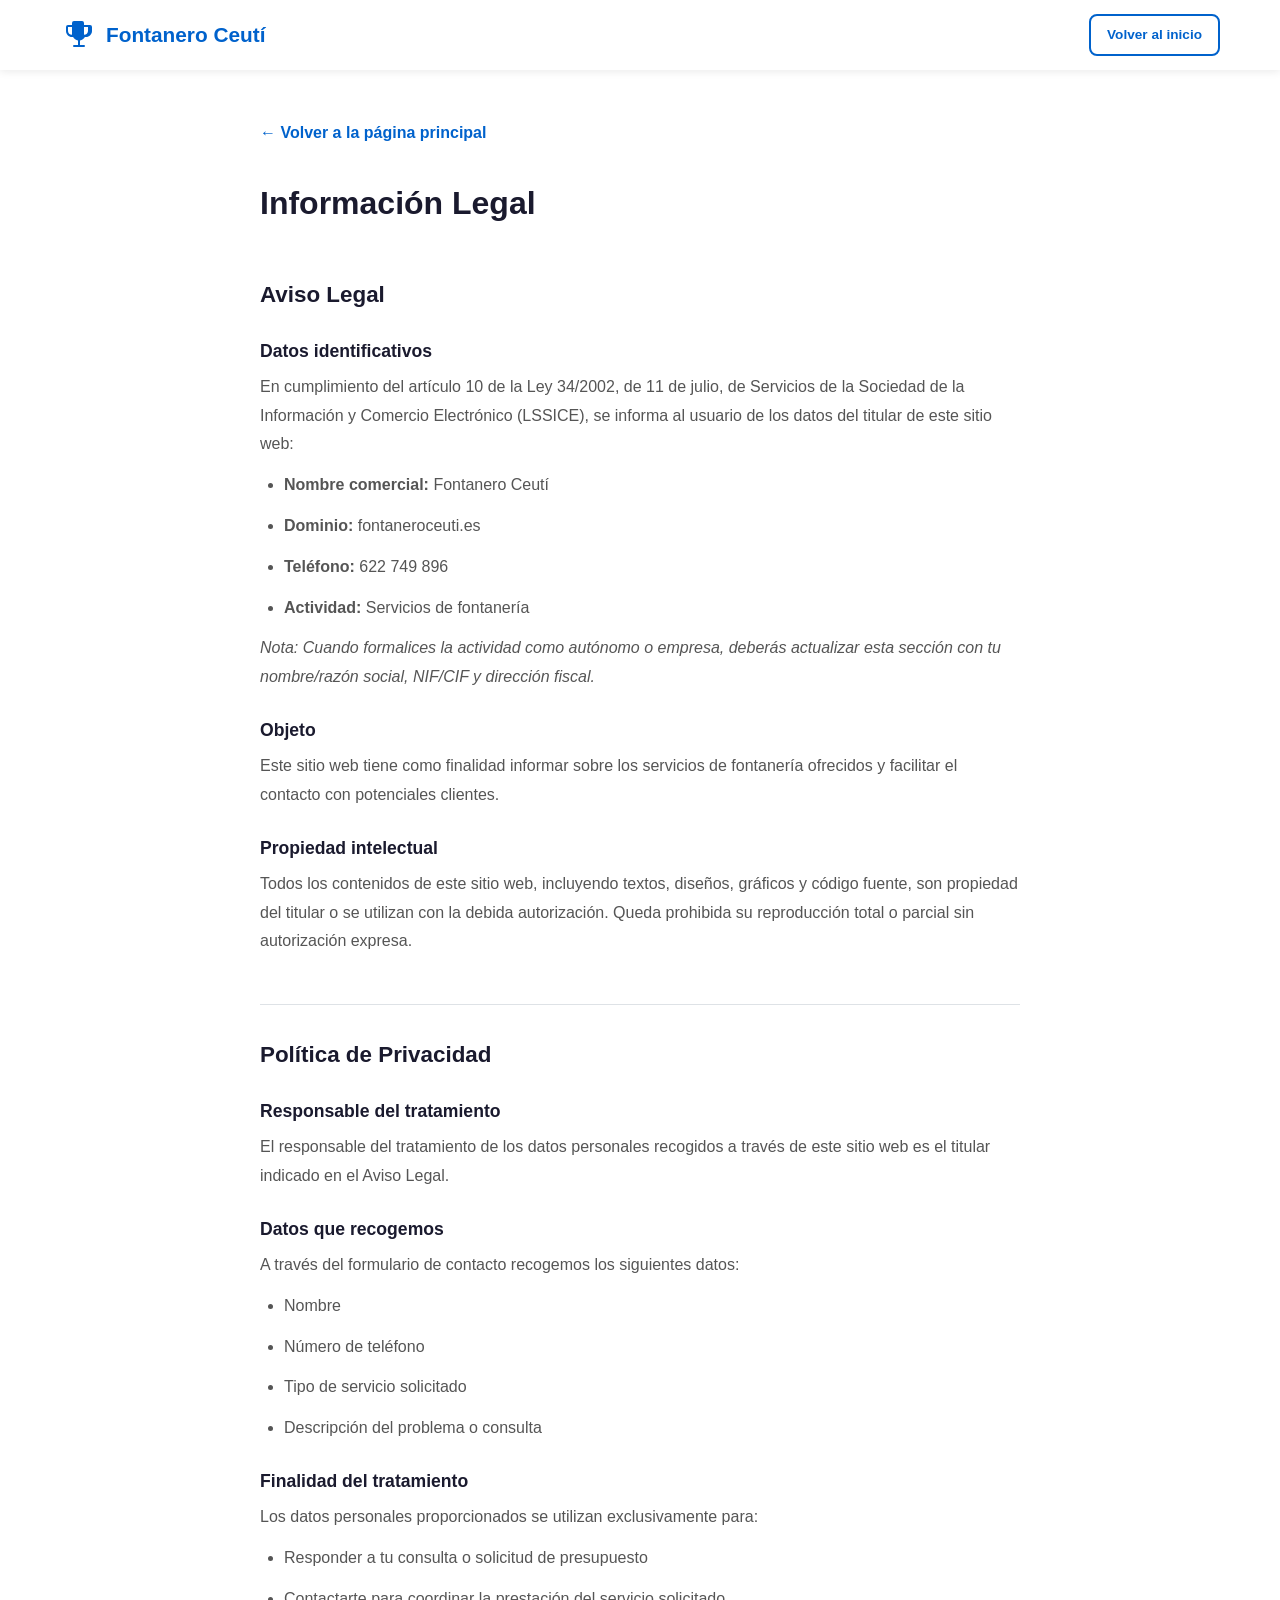
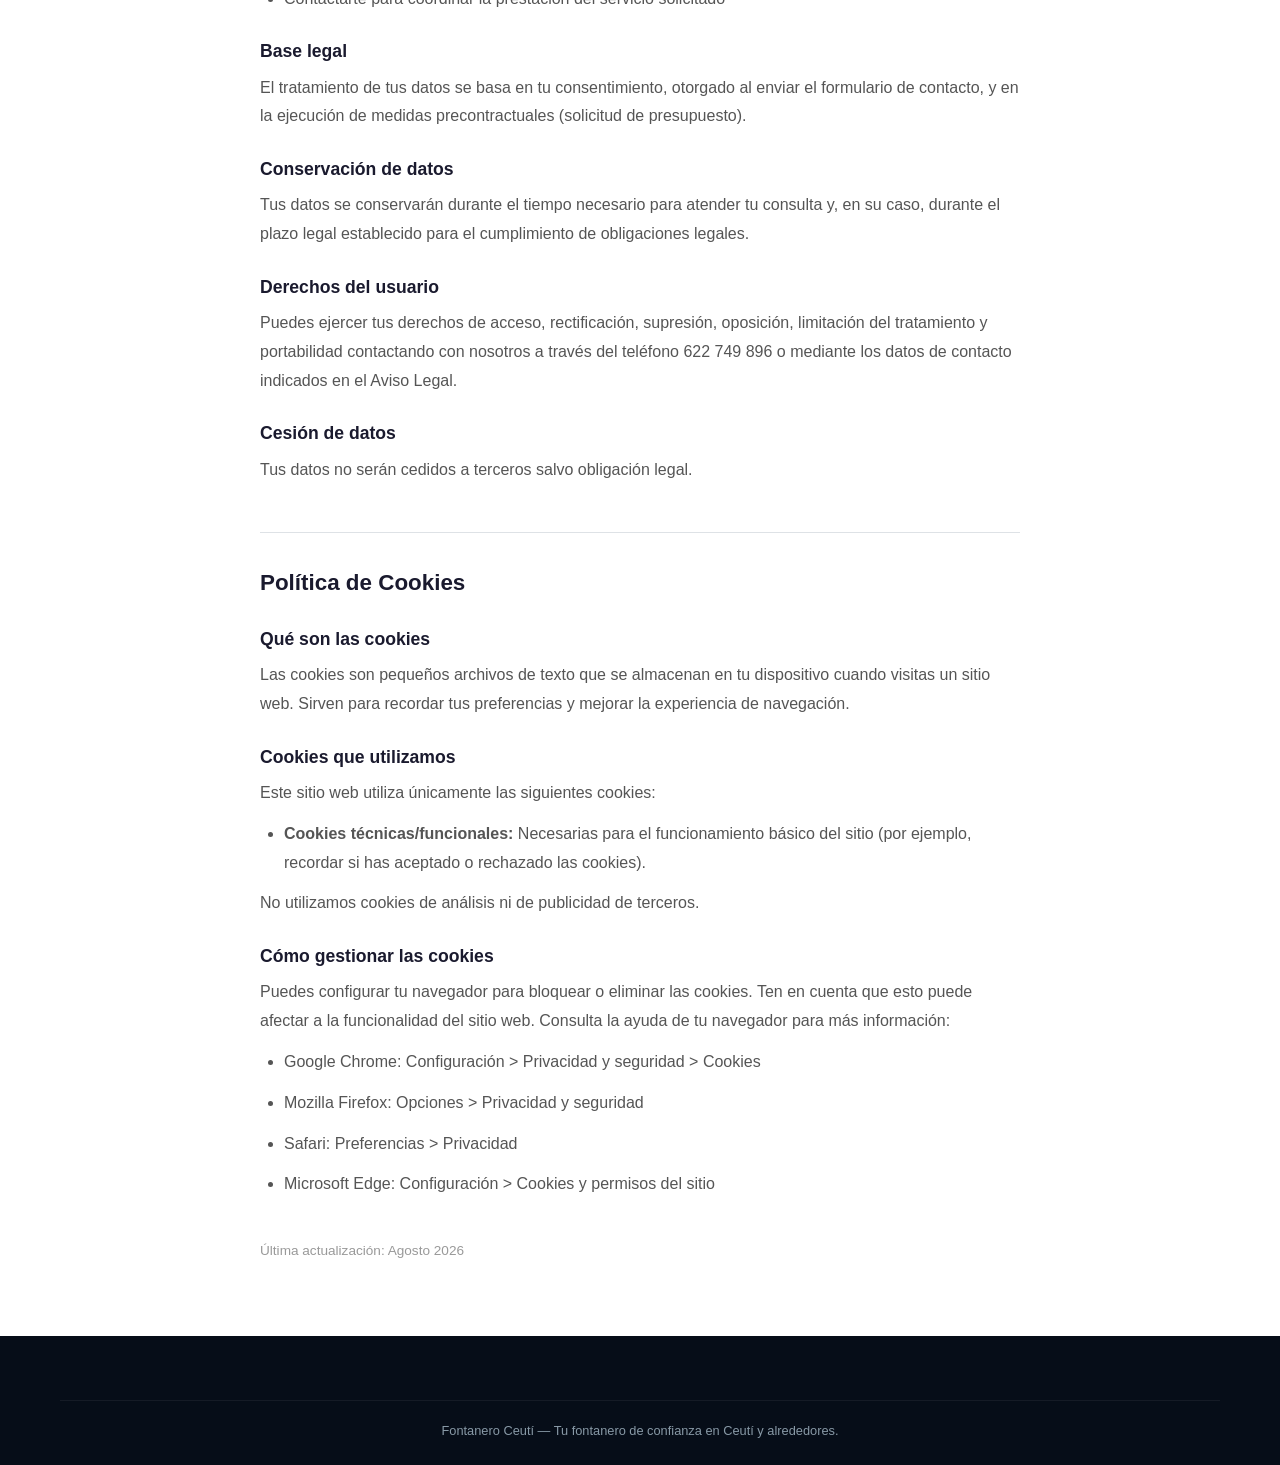
<file: legal.html>
<!DOCTYPE html>
<html lang="es">
<head>
  <meta charset="UTF-8">
  <meta name="viewport" content="width=device-width, initial-scale=1.0">
  <title>Aviso Legal y Política de Privacidad | Fontanero Ceutí</title>
  <meta name="robots" content="noindex, nofollow">
  <link rel="icon" href="data:image/svg+xml,<svg xmlns='http://www.w3.org/2000/svg' viewBox='0 0 100 100'><text y='.9em' font-size='90'>🔧</text></svg>">
  <link rel="stylesheet" href="css/styles.css">
  <style>
    .legal { max-width: 800px; margin: 0 auto; padding: 120px 20px 60px; }
    .legal h1 { font-size: 2rem; margin-bottom: 40px; }
    .legal h2 { font-size: 1.4rem; margin-top: 48px; margin-bottom: 16px; padding-top: 32px; border-top: 1px solid var(--border); }
    .legal h2:first-of-type { border-top: none; padding-top: 0; }
    .legal h3 { font-size: 1.1rem; margin-top: 24px; margin-bottom: 8px; }
    .legal p, .legal li { color: var(--text-light); line-height: 1.8; margin-bottom: 12px; }
    .legal ul { padding-left: 24px; list-style: disc; }
    .legal a { color: var(--primary); }
    .legal__back { display: inline-flex; align-items: center; gap: 6px; margin-bottom: 32px; font-weight: 600; }
  </style>
</head>
<body>

  <!-- Header simplificado -->
  <header class="header">
    <div class="header__inner">
      <a href="index.html" class="header__logo">
        <svg viewBox="0 0 36 36" xmlns="http://www.w3.org/2000/svg"><path d="M28 8h-4V6a2 2 0 0 0-2-2h-8a2 2 0 0 0-2 2v2H8a2 2 0 0 0-2 2v4c0 3.3 2.7 6 6 6h1.1c1 1.8 2.8 3 4.9 3.5V28h-4a1 1 0 1 0 0 2h10a1 1 0 1 0 0-2h-4v-4.5c2.1-.5 3.9-1.7 4.9-3.5H26c3.3 0 6-2.7 6-6v-4a2 2 0 0 0-2-2zM8 14v-4h4v7.7A4 4 0 0 1 8 14zm20 0a4 4 0 0 1-4 3.7V10h4v4z"/></svg>
        Fontanero Ceutí
      </a>
      <a href="index.html" class="btn btn--outline" style="padding:8px 16px;font-size:0.85rem;">Volver al inicio</a>
    </div>
  </header>

  <div class="legal">
    <a href="index.html" class="legal__back">&larr; Volver a la página principal</a>

    <h1>Información Legal</h1>

    <!-- AVISO LEGAL -->
    <h2 id="aviso-legal">Aviso Legal</h2>

    <h3>Datos identificativos</h3>
    <p>En cumplimiento del artículo 10 de la Ley 34/2002, de 11 de julio, de Servicios de la Sociedad de la Información y Comercio Electrónico (LSSICE), se informa al usuario de los datos del titular de este sitio web:</p>
    <ul>
      <li><strong>Nombre comercial:</strong> Fontanero Ceutí</li>
      <li><strong>Dominio:</strong> fontaneroceuti.es</li>
      <li><strong>Teléfono:</strong> 622 749 896</li>
      <li><strong>Actividad:</strong> Servicios de fontanería</li>
    </ul>
    <p><em>Nota: Cuando formalices la actividad como autónomo o empresa, deberás actualizar esta sección con tu nombre/razón social, NIF/CIF y dirección fiscal.</em></p>

    <h3>Objeto</h3>
    <p>Este sitio web tiene como finalidad informar sobre los servicios de fontanería ofrecidos y facilitar el contacto con potenciales clientes.</p>

    <h3>Propiedad intelectual</h3>
    <p>Todos los contenidos de este sitio web, incluyendo textos, diseños, gráficos y código fuente, son propiedad del titular o se utilizan con la debida autorización. Queda prohibida su reproducción total o parcial sin autorización expresa.</p>

    <!-- POLÍTICA DE PRIVACIDAD -->
    <h2 id="privacidad">Política de Privacidad</h2>

    <h3>Responsable del tratamiento</h3>
    <p>El responsable del tratamiento de los datos personales recogidos a través de este sitio web es el titular indicado en el Aviso Legal.</p>

    <h3>Datos que recogemos</h3>
    <p>A través del formulario de contacto recogemos los siguientes datos:</p>
    <ul>
      <li>Nombre</li>
      <li>Número de teléfono</li>
      <li>Tipo de servicio solicitado</li>
      <li>Descripción del problema o consulta</li>
    </ul>

    <h3>Finalidad del tratamiento</h3>
    <p>Los datos personales proporcionados se utilizan exclusivamente para:</p>
    <ul>
      <li>Responder a tu consulta o solicitud de presupuesto</li>
      <li>Contactarte para coordinar la prestación del servicio solicitado</li>
    </ul>

    <h3>Base legal</h3>
    <p>El tratamiento de tus datos se basa en tu consentimiento, otorgado al enviar el formulario de contacto, y en la ejecución de medidas precontractuales (solicitud de presupuesto).</p>

    <h3>Conservación de datos</h3>
    <p>Tus datos se conservarán durante el tiempo necesario para atender tu consulta y, en su caso, durante el plazo legal establecido para el cumplimiento de obligaciones legales.</p>

    <h3>Derechos del usuario</h3>
    <p>Puedes ejercer tus derechos de acceso, rectificación, supresión, oposición, limitación del tratamiento y portabilidad contactando con nosotros a través del teléfono 622 749 896 o mediante los datos de contacto indicados en el Aviso Legal.</p>

    <h3>Cesión de datos</h3>
    <p>Tus datos no serán cedidos a terceros salvo obligación legal.</p>

    <!-- POLÍTICA DE COOKIES -->
    <h2 id="cookies">Política de Cookies</h2>

    <h3>Qué son las cookies</h3>
    <p>Las cookies son pequeños archivos de texto que se almacenan en tu dispositivo cuando visitas un sitio web. Sirven para recordar tus preferencias y mejorar la experiencia de navegación.</p>

    <h3>Cookies que utilizamos</h3>
    <p>Este sitio web utiliza únicamente las siguientes cookies:</p>
    <ul>
      <li><strong>Cookies técnicas/funcionales:</strong> Necesarias para el funcionamiento básico del sitio (por ejemplo, recordar si has aceptado o rechazado las cookies).</li>
    </ul>
    <p>No utilizamos cookies de análisis ni de publicidad de terceros.</p>

    <h3>Cómo gestionar las cookies</h3>
    <p>Puedes configurar tu navegador para bloquear o eliminar las cookies. Ten en cuenta que esto puede afectar a la funcionalidad del sitio web. Consulta la ayuda de tu navegador para más información:</p>
    <ul>
      <li>Google Chrome: Configuración > Privacidad y seguridad > Cookies</li>
      <li>Mozilla Firefox: Opciones > Privacidad y seguridad</li>
      <li>Safari: Preferencias > Privacidad</li>
      <li>Microsoft Edge: Configuración > Cookies y permisos del sitio</li>
    </ul>

    <p style="margin-top:40px;font-size:0.85rem;color:#999;">Última actualización: Agosto 2026</p>
  </div>

  <footer class="footer">
    <div class="container">
      <div class="footer__copy">
        Fontanero Ceutí &mdash; Tu fontanero de confianza en Ceutí y alrededores.
      </div>
    </div>
  </footer>

</body>
</html>
</file>
<file: css/styles.css>
/* ============================================
   FONTANERO CEUTI - Estilos principales
   ============================================ */

/* --- Variables --- */
:root {
  --primary: #0062cc;
  --primary-dark: #004a99;
  --primary-light: #e8f0fe;
  --accent: #25d366;
  --accent-dark: #1da851;
  --urgent: #dc3545;
  --text: #1a1a2e;
  --text-light: #555;
  --bg: #ffffff;
  --bg-alt: #f5f7fa;
  --bg-dark: #0f1b2d;
  --border: #dee2e6;
  --shadow: 0 2px 8px rgba(0,0,0,0.08);
  --shadow-lg: 0 8px 30px rgba(0,0,0,0.12);
  --radius: 8px;
  --radius-lg: 16px;
  --transition: 0.3s ease;
  --max-width: 1200px;
  --header-h: 70px;
}

/* --- Reset --- */
*,
*::before,
*::after {
  margin: 0;
  padding: 0;
  box-sizing: border-box;
}

html {
  scroll-behavior: smooth;
  scroll-padding-top: var(--header-h);
}

body {
  font-family: -apple-system, BlinkMacSystemFont, 'Segoe UI', Roboto, 'Helvetica Neue', Arial, sans-serif;
  font-size: 16px;
  line-height: 1.6;
  color: var(--text);
  background: var(--bg);
  -webkit-font-smoothing: antialiased;
}

img {
  max-width: 100%;
  height: auto;
  display: block;
}

a {
  color: var(--primary);
  text-decoration: none;
  transition: color var(--transition);
}

a:hover { color: var(--primary-dark); }

ul { list-style: none; }

/* --- Utilidades --- */
.container {
  width: 100%;
  max-width: var(--max-width);
  margin: 0 auto;
  padding: 0 20px;
}

.section {
  padding: 80px 0;
}

.section--alt {
  background: var(--bg-alt);
}

.section--dark {
  background: var(--bg-dark);
  color: #fff;
}

.section__badge {
  display: inline-block;
  background: var(--primary);
  color: #fff;
  font-size: 0.75rem;
  font-weight: 700;
  text-transform: uppercase;
  letter-spacing: 1.5px;
  padding: 6px 16px;
  border-radius: 50px;
  margin-bottom: 16px;
}

.section__title {
  font-size: clamp(1.8rem, 4vw, 2.5rem);
  font-weight: 800;
  line-height: 1.2;
  margin-bottom: 16px;
}

.section__subtitle {
  font-size: 1.1rem;
  color: var(--text-light);
  max-width: 700px;
  margin-bottom: 40px;
}

.section--dark .section__subtitle {
  color: #b0bec5;
}

/* --- Botones --- */
.btn {
  display: inline-flex;
  align-items: center;
  gap: 8px;
  padding: 14px 28px;
  font-size: 1rem;
  font-weight: 600;
  border: none;
  border-radius: var(--radius);
  cursor: pointer;
  transition: all var(--transition);
  text-decoration: none;
  white-space: nowrap;
}

.btn--primary {
  background: var(--primary);
  color: #fff;
}
.btn--primary:hover {
  background: var(--primary-dark);
  color: #fff;
  transform: translateY(-2px);
  box-shadow: var(--shadow-lg);
}

.btn--whatsapp {
  background: var(--accent);
  color: #fff;
}
.btn--whatsapp:hover {
  background: var(--accent-dark);
  color: #fff;
  transform: translateY(-2px);
  box-shadow: var(--shadow-lg);
}

.btn--outline {
  background: transparent;
  color: var(--primary);
  border: 2px solid var(--primary);
}
.btn--outline:hover {
  background: var(--primary);
  color: #fff;
  transform: translateY(-2px);
}

.btn--urgent {
  background: var(--urgent);
  color: #fff;
  animation: pulse-urgent 2s infinite;
}
.btn--urgent:hover {
  background: #c82333;
  color: #fff;
}

@keyframes pulse-urgent {
  0%, 100% { box-shadow: 0 0 0 0 rgba(220,53,69,0.4); }
  50% { box-shadow: 0 0 0 10px rgba(220,53,69,0); }
}

/* --- Header --- */
.header {
  position: fixed;
  top: 0;
  left: 0;
  right: 0;
  height: var(--header-h);
  background: #fff;
  box-shadow: var(--shadow);
  z-index: 1000;
  transition: all var(--transition);
}

.header__inner {
  display: flex;
  align-items: center;
  justify-content: space-between;
  height: 100%;
  max-width: var(--max-width);
  margin: 0 auto;
  padding: 0 20px;
}

.header__logo {
  display: flex;
  align-items: center;
  gap: 10px;
  font-size: 1.3rem;
  font-weight: 800;
  color: var(--primary);
}

.header__logo svg {
  width: 36px;
  height: 36px;
  fill: var(--primary);
}

.nav { display: flex; align-items: center; gap: 8px; }

.nav__link {
  padding: 8px 14px;
  font-size: 0.9rem;
  font-weight: 500;
  color: var(--text);
  border-radius: var(--radius);
  transition: all var(--transition);
}
.nav__link:hover {
  color: var(--primary);
  background: var(--primary-light);
}

.header__cta {
  display: flex;
  align-items: center;
  gap: 10px;
}

.header__phone {
  display: flex;
  align-items: center;
  gap: 6px;
  font-weight: 700;
  color: var(--primary);
  font-size: 1.05rem;
}

.menu-toggle {
  display: none;
  background: none;
  border: none;
  cursor: pointer;
  padding: 8px;
}
.menu-toggle span {
  display: block;
  width: 24px;
  height: 2px;
  background: var(--text);
  margin: 6px 0;
  transition: all var(--transition);
}

/* --- Hero --- */
.hero {
  position: relative;
  min-height: 600px;
  display: flex;
  align-items: center;
  margin-top: var(--header-h);
  background: url('../img/hero-fontanero.jpeg') center/cover no-repeat;
  overflow: hidden;
}

.hero::before {
  content: '';
  position: absolute;
  top: 0; left: 0; right: 0; bottom: 0;
  background: rgba(10, 22, 40, 0.75);
}

.hero__content {
  position: relative;
  z-index: 1;
  max-width: 720px;
  padding: 60px 0;
}

.hero__badge {
  display: inline-flex;
  align-items: center;
  gap: 6px;
  background: rgba(255,255,255,0.1);
  border: 1px solid rgba(255,255,255,0.2);
  color: #fff;
  font-size: 0.85rem;
  font-weight: 600;
  padding: 8px 16px;
  border-radius: 50px;
  margin-bottom: 24px;
  backdrop-filter: blur(10px);
}

.hero__title {
  font-size: clamp(2.2rem, 5vw, 3.2rem);
  font-weight: 800;
  color: #fff;
  line-height: 1.15;
  margin-bottom: 20px;
}

.hero__title span {
  color: #4da6ff;
}

.hero__text {
  font-size: 1.15rem;
  color: #b0c4de;
  margin-bottom: 32px;
  max-width: 600px;
}

.hero__buttons {
  display: flex;
  gap: 16px;
  flex-wrap: wrap;
}

.hero__trust {
  display: flex;
  gap: 32px;
  margin-top: 40px;
  padding-top: 32px;
  border-top: 1px solid rgba(255,255,255,0.1);
}

.hero__trust-item {
  color: #b0c4de;
  font-size: 0.9rem;
  display: flex;
  align-items: center;
  gap: 8px;
}

.hero__trust-item strong {
  color: #fff;
  font-size: 1.3rem;
}

/* --- Cards Grid --- */
.cards-grid {
  display: grid;
  grid-template-columns: repeat(auto-fit, minmax(280px, 1fr));
  gap: 24px;
}

.card {
  background: #fff;
  border: 1px solid var(--border);
  border-radius: var(--radius-lg);
  padding: 32px;
  transition: all var(--transition);
}
.card:hover {
  transform: translateY(-4px);
  box-shadow: var(--shadow-lg);
  border-color: var(--primary);
}

.card__icon {
  width: 56px;
  height: 56px;
  background: var(--primary-light);
  border-radius: 12px;
  display: flex;
  align-items: center;
  justify-content: center;
  margin-bottom: 20px;
  font-size: 1.6rem;
}

.card__title {
  font-size: 1.2rem;
  font-weight: 700;
  margin-bottom: 12px;
}

.card__text {
  color: var(--text-light);
  font-size: 0.95rem;
  line-height: 1.6;
}

/* Cards en seccion oscura */
.section--dark .card {
  background: rgba(255,255,255,0.05);
  border-color: rgba(255,255,255,0.1);
}
.section--dark .card:hover {
  border-color: var(--primary);
  background: rgba(255,255,255,0.08);
}
.section--dark .card__title { color: #fff; }
.section--dark .card__text { color: #b0bec5; }
.section--dark .card__icon {
  background: rgba(0,98,204,0.2);
}

/* --- Servicios (4 columnas) --- */
.services-grid {
  display: grid;
  grid-template-columns: repeat(4, 1fr);
  gap: 24px;
}

.service-card {
  background: #fff;
  border: 1px solid var(--border);
  border-radius: var(--radius-lg);
  padding: 32px 24px;
  text-align: center;
  transition: all var(--transition);
}
.service-card:hover {
  transform: translateY(-4px);
  box-shadow: var(--shadow-lg);
  border-color: var(--primary);
}

.service-card__icon {
  width: 64px;
  height: 64px;
  margin: 0 auto 20px;
  background: var(--primary-light);
  border-radius: 50%;
  display: flex;
  align-items: center;
  justify-content: center;
  font-size: 1.8rem;
}

.service-card__title {
  font-size: 1.1rem;
  font-weight: 700;
  margin-bottom: 12px;
}

.service-card__text {
  color: var(--text-light);
  font-size: 0.9rem;
}

/* --- Obra Nueva (2 columnas) --- */
.obra-grid {
  display: grid;
  grid-template-columns: 1fr 1fr;
  gap: 40px;
  align-items: start;
}

.obra-list {
  background: var(--primary);
  color: #fff;
  border-radius: var(--radius-lg);
  padding: 40px;
}

.obra-list h3 {
  font-size: 1.3rem;
  margin-bottom: 20px;
}

.obra-list li {
  padding: 10px 0;
  padding-left: 28px;
  position: relative;
  font-size: 0.95rem;
}
.obra-list li::before {
  content: '\2713';
  position: absolute;
  left: 0;
  font-weight: 700;
}

.obra-info {
  padding: 40px;
  background: var(--bg-alt);
  border-radius: var(--radius-lg);
}

.obra-info h3 {
  font-size: 1.3rem;
  margin-bottom: 16px;
}

.obra-info p {
  color: var(--text-light);
  font-size: 0.95rem;
  line-height: 1.7;
  margin-bottom: 12px;
}

/* --- Stats --- */
.stats {
  display: grid;
  grid-template-columns: repeat(3, 1fr);
  gap: 24px;
  margin-top: 48px;
}

.stat {
  text-align: center;
  padding: 32px 16px;
  background: #fff;
  border-radius: var(--radius-lg);
  border: 1px solid var(--border);
}

.stat__number {
  font-size: clamp(2rem, 4vw, 3rem);
  font-weight: 800;
  color: var(--primary);
  line-height: 1;
}

.stat__label {
  font-size: 1rem;
  font-weight: 700;
  margin-top: 8px;
}

.stat__desc {
  font-size: 0.85rem;
  color: var(--text-light);
  margin-top: 4px;
}

/* --- Sobre nosotros --- */
.about-grid {
  display: grid;
  grid-template-columns: 1fr 1fr;
  gap: 60px;
  align-items: center;
}

.about__text p {
  color: var(--text-light);
  margin-bottom: 16px;
  line-height: 1.7;
}

.about__features {
  margin-top: 32px;
}

.about__feature {
  display: flex;
  gap: 16px;
  margin-bottom: 24px;
}

.about__feature-icon {
  flex-shrink: 0;
  width: 48px;
  height: 48px;
  background: var(--primary-light);
  border-radius: 10px;
  display: flex;
  align-items: center;
  justify-content: center;
  font-size: 1.3rem;
}

.about__feature h4 {
  font-size: 1rem;
  font-weight: 700;
  margin-bottom: 4px;
}

.about__feature p {
  font-size: 0.9rem;
  color: var(--text-light);
  margin: 0;
}

.about__image {
  border-radius: var(--radius-lg);
  overflow: hidden;
  height: 400px;
}

.about__image img {
  width: 100%;
  height: 100%;
  object-fit: cover;
}

/* --- Zona de cobertura --- */
.coverage-note {
  margin-top: 32px;
  background: var(--primary);
  color: #fff;
  border-radius: var(--radius-lg);
  padding: 24px 32px;
  font-size: 1rem;
  display: flex;
  align-items: center;
  gap: 12px;
}

/* --- Contacto --- */
.contact-grid {
  display: grid;
  grid-template-columns: 1fr 1fr;
  gap: 48px;
}

.contact-methods {
  display: flex;
  flex-direction: column;
  gap: 24px;
}

.contact-method {
  display: flex;
  gap: 16px;
  padding: 24px;
  background: #fff;
  border: 1px solid var(--border);
  border-radius: var(--radius-lg);
  transition: all var(--transition);
}
.contact-method:hover {
  box-shadow: var(--shadow);
  border-color: var(--primary);
}

.contact-method__icon {
  flex-shrink: 0;
  width: 48px;
  height: 48px;
  background: var(--primary-light);
  border-radius: 10px;
  display: flex;
  align-items: center;
  justify-content: center;
  font-size: 1.4rem;
}

.contact-method h4 {
  font-weight: 700;
  margin-bottom: 4px;
}

.contact-method p {
  color: var(--text-light);
  font-size: 0.9rem;
}

.contact-method a {
  font-weight: 600;
  font-size: 1.1rem;
}

/* --- Formulario --- */
.form {
  background: #fff;
  border: 1px solid var(--border);
  border-radius: var(--radius-lg);
  padding: 40px;
  box-shadow: var(--shadow);
}

.form__title {
  font-size: 1.4rem;
  font-weight: 700;
  margin-bottom: 8px;
}

.form__subtitle {
  color: var(--text-light);
  font-size: 0.9rem;
  margin-bottom: 28px;
}

.form__group {
  margin-bottom: 20px;
}

.form__label {
  display: block;
  font-size: 0.9rem;
  font-weight: 600;
  margin-bottom: 6px;
}

.form__input,
.form__select,
.form__textarea {
  width: 100%;
  padding: 12px 16px;
  border: 1px solid var(--border);
  border-radius: var(--radius);
  font-size: 1rem;
  font-family: inherit;
  transition: border-color var(--transition);
  background: #fff;
  color: var(--text);
}

.form__input:focus,
.form__select:focus,
.form__textarea:focus {
  outline: none;
  border-color: var(--primary);
  box-shadow: 0 0 0 3px rgba(0,98,204,0.1);
}

.form__textarea {
  resize: vertical;
  min-height: 100px;
}

.form__row {
  display: grid;
  grid-template-columns: 1fr 1fr;
  gap: 16px;
}

.form__submit {
  width: 100%;
  margin-top: 8px;
}

.form__privacy {
  font-size: 0.8rem;
  color: var(--text-light);
  margin-top: 12px;
}

.form__privacy a {
  color: var(--primary);
  text-decoration: underline;
}

.form__success {
  display: none;
  text-align: center;
  padding: 40px 20px;
}

.form__success.is-visible {
  display: block;
}

.form__success-icon {
  font-size: 3rem;
  margin-bottom: 16px;
}

.form__success h3 {
  font-size: 1.3rem;
  margin-bottom: 8px;
  color: var(--accent-dark);
}

.form__error {
  color: var(--urgent);
  font-size: 0.8rem;
  margin-top: 4px;
  display: none;
}

.form__input.is-invalid,
.form__select.is-invalid,
.form__textarea.is-invalid {
  border-color: var(--urgent);
}

.form__input.is-invalid + .form__error,
.form__select.is-invalid + .form__error,
.form__textarea.is-invalid + .form__error {
  display: block;
}

/* --- CTA Final --- */
.cta-final {
  text-align: center;
  padding: 80px 0;
  background: linear-gradient(135deg, #0a1628 0%, #0f2847 100%);
  color: #fff;
}

.cta-final__title {
  font-size: clamp(1.8rem, 4vw, 2.5rem);
  font-weight: 800;
  margin-bottom: 16px;
}

.cta-final__text {
  font-size: 1.1rem;
  color: #b0c4de;
  max-width: 600px;
  margin: 0 auto 32px;
}

.cta-final__buttons {
  display: flex;
  gap: 16px;
  justify-content: center;
  flex-wrap: wrap;
}

.cta-final__features {
  display: flex;
  gap: 40px;
  justify-content: center;
  margin-top: 40px;
  flex-wrap: wrap;
}

.cta-final__feature {
  font-size: 0.95rem;
  color: #b0c4de;
  display: flex;
  align-items: center;
  gap: 8px;
}

/* --- Footer --- */
.footer {
  background: #060d18;
  color: #8899a6;
  padding: 40px 0 24px;
  font-size: 0.9rem;
}

.footer__inner {
  display: flex;
  justify-content: space-between;
  align-items: center;
  flex-wrap: wrap;
  gap: 16px;
}

.footer__brand {
  font-weight: 700;
  color: #fff;
  font-size: 1rem;
}

.footer__links {
  display: flex;
  gap: 24px;
}

.footer__links a {
  color: #8899a6;
  font-size: 0.85rem;
  transition: color var(--transition);
}
.footer__links a:hover { color: #fff; }

.footer__copy {
  width: 100%;
  text-align: center;
  margin-top: 24px;
  padding-top: 20px;
  border-top: 1px solid rgba(255,255,255,0.06);
  font-size: 0.8rem;
}

/* --- WhatsApp flotante --- */
.whatsapp-float {
  position: fixed;
  bottom: 24px;
  right: 24px;
  width: 60px;
  height: 60px;
  background: var(--accent);
  border-radius: 50%;
  display: flex;
  align-items: center;
  justify-content: center;
  box-shadow: 0 4px 12px rgba(37,211,102,0.4);
  z-index: 999;
  transition: all var(--transition);
  animation: whatsapp-bounce 3s infinite;
}
.whatsapp-float:hover {
  transform: scale(1.1);
  box-shadow: 0 6px 20px rgba(37,211,102,0.5);
}
.whatsapp-float svg {
  width: 32px;
  height: 32px;
  fill: #fff;
}

@keyframes whatsapp-bounce {
  0%, 100% { transform: translateY(0); }
  15% { transform: translateY(-8px); }
  30% { transform: translateY(0); }
}

/* --- Cookie Banner --- */
.cookie-banner {
  position: fixed;
  bottom: 0;
  left: 0;
  right: 0;
  background: #1a1a2e;
  color: #ccc;
  padding: 16px 24px;
  z-index: 10000;
  display: none;
  align-items: center;
  justify-content: space-between;
  gap: 16px;
  font-size: 0.9rem;
  box-shadow: 0 -4px 12px rgba(0,0,0,0.2);
}

.cookie-banner.is-visible {
  display: flex;
}

.cookie-banner a {
  color: #4da6ff;
  text-decoration: underline;
}

.cookie-banner__buttons {
  display: flex;
  gap: 12px;
  flex-shrink: 0;
}

/* --- Scroll animations --- */
.fade-in {
  opacity: 0;
  transform: translateY(24px);
  transition: opacity 0.6s ease, transform 0.6s ease;
}
.fade-in.is-visible {
  opacity: 1;
  transform: translateY(0);
}

/* --- Obra info imagen --- */
.obra-info__image {
  border-radius: 12px;
  margin-bottom: 20px;
  width: 100%;
  height: 200px;
  object-fit: cover;
}

/* --- FAQ --- */
.faq-grid {
  display: grid;
  grid-template-columns: 1fr 350px;
  gap: 40px;
  align-items: start;
}

.faq-image {
  border-radius: var(--radius-lg);
  overflow: hidden;
  position: sticky;
  top: calc(var(--header-h) + 20px);
}

.faq-image img {
  width: 100%;
  height: auto;
}

.faq-list {
  max-width: 800px;
}

.faq-item {
  background: #fff;
  border: 1px solid var(--border);
  border-radius: var(--radius);
  margin-bottom: 12px;
  overflow: hidden;
  transition: all var(--transition);
}

.faq-item:hover {
  border-color: var(--primary);
}

.faq-item[open] {
  box-shadow: var(--shadow);
  border-color: var(--primary);
}

.faq-item__question {
  padding: 20px 24px;
  font-weight: 700;
  font-size: 1rem;
  cursor: pointer;
  list-style: none;
  display: flex;
  justify-content: space-between;
  align-items: center;
  gap: 16px;
}

.faq-item__question::-webkit-details-marker {
  display: none;
}

.faq-item__question::after {
  content: '+';
  font-size: 1.5rem;
  font-weight: 300;
  color: var(--primary);
  flex-shrink: 0;
  transition: transform var(--transition);
}

.faq-item[open] .faq-item__question::after {
  content: '\2212';
}

.faq-item__answer {
  padding: 0 24px 20px;
}

.faq-item__answer p {
  color: var(--text-light);
  line-height: 1.7;
  font-size: 0.95rem;
}

.faq-item__answer a {
  color: var(--primary);
  font-weight: 600;
}

/* ============================================
   RESPONSIVE
   ============================================ */

@media (max-width: 1024px) {
  .services-grid {
    grid-template-columns: repeat(2, 1fr);
  }
}

@media (max-width: 768px) {
  :root { --header-h: 60px; }

  .nav {
    display: none;
    position: fixed;
    top: var(--header-h);
    left: 0;
    right: 0;
    background: #fff;
    flex-direction: column;
    padding: 20px;
    box-shadow: var(--shadow-lg);
    border-top: 1px solid var(--border);
  }
  .nav.is-open { display: flex; }

  .nav__link {
    padding: 12px 16px;
    font-size: 1rem;
  }

  .menu-toggle { display: block; }

  .header__cta .btn { display: none; }
  .header__phone { font-size: 0.95rem; }

  .hero { min-height: auto; }
  .hero__content { padding: 40px 0; }
  .hero__trust { flex-direction: column; gap: 16px; }

  .services-grid {
    grid-template-columns: 1fr;
  }

  .obra-grid,
  .about-grid,
  .contact-grid,
  .faq-grid {
    grid-template-columns: 1fr;
  }

  .faq-image {
    position: static;
    max-width: 400px;
    margin: 0 auto;
    order: -1;
  }

  .stats {
    grid-template-columns: 1fr;
  }

  .form__row {
    grid-template-columns: 1fr;
  }

  .footer__inner {
    flex-direction: column;
    text-align: center;
  }

  .footer__links {
    flex-wrap: wrap;
    justify-content: center;
  }

  .cookie-banner {
    flex-direction: column;
    text-align: center;
  }
}

@media (max-width: 480px) {
  .section { padding: 48px 0; }

  .hero__buttons {
    flex-direction: column;
  }
  .hero__buttons .btn {
    justify-content: center;
    width: 100%;
  }

  .cta-final__buttons {
    flex-direction: column;
    align-items: center;
  }
  .cta-final__buttons .btn {
    width: 100%;
    max-width: 300px;
    justify-content: center;
  }

  .cta-final__features {
    flex-direction: column;
    align-items: center;
    gap: 16px;
  }
}
</file>
